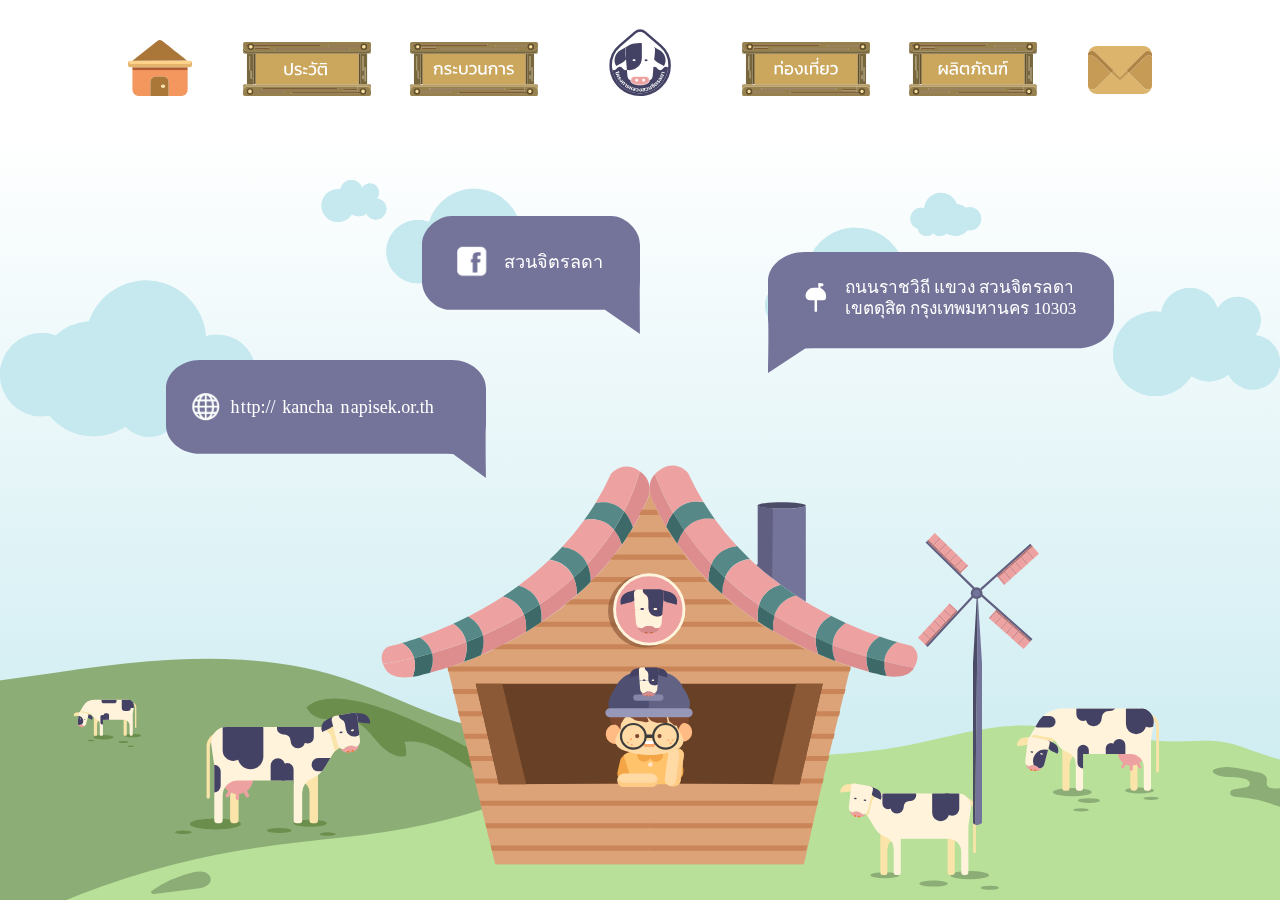
<file: contact.html>
<!DOCTYPE html>
<html lang="en">

<head>
    <meta charset="UTF-8">
    <meta name="viewport" content="width=device-width, initial-scale=1.0">
    <meta http-equiv="X-UA-Compatible" content="ie=edge">
    <link rel="stylesheet" href="contact_style.css">
    <link rel="stylesheet" href="nav_mobile.css">
    <script src="nav_mobile.js"></script>
    <title>contact</title>
</head>

<body>
    <!-- start nav responsive mobile -->
    <div class="topnav" id="myTopnav">
        <div class="logo2"><img src="./images/logo.svg" alt=""></div>
        <a></a>
        <a></a>
        <a href="#home">หน้าแรก</a>
        <a href="history2.html">ประวัติ</a>
        <a href="process.html">กระบวนการ</a>
        <a href="tour.html">ท่องเที่ยว</a>
        <a href="product.html">ผลิตภัณฑ์</a>
        <a href="contact.html">ติดต่อ</a>
        <a href="javascript:void(0);" class="icon" onclick="myFunction()">&#9776;</a>
    </div>
    <!-- end nav responsive mobile -->

    <!-- <h1>ติดต่อ</h1> -->
    <section id="navbar" class="navbar">
        <nav class="nav">
            <ul>
                <li>
                    <a class="menu" id="home" href="https://printtrd.github.io/Chitralada-Web/">
                        <img src="./images/menu1.svg">
                        <img src="./images/menu1c.svg">
                    </a>
                </li>

                <li>
                    <a class="menu" href="history2.html">
                        <img src="./images/menu2.svg">
                        <img src="./images/menu2c.svg">
                    </a>
                </li>

                <li>
                    <a class="menu" href="process.html">
                        <img src="./images/menu3.svg">
                        <img src="./images/menu3c.svg">
                    </a>
                </li>

                <li>
                    <a class="menu1" id="logo" href=""><img src="./images/logo.svg"></a>
                </li>

                <li>
                    <a class="menu" href="tour.html">
                        <img src="./images/menu4.svg">
                        <img src="./images/menu4c.svg">
                    </a>
                </li>


                <li>
                    <a class="menu" href="product.html">
                        <img src="./images/menu5.svg">
                        <img src="./images/menu5c.svg">
                    </a>
                </li>

                <li>
                    <a class="menu" id="con" href="contact.html">
                        <img src="./images/menu6.svg">
                        <img src="./images/menu6c.svg">
                    </a>
                </li>
            </ul>

        </nav>
    </section>

    <!-- plan2 -->
    <!-- <section class="con">
        <div class="grass1">
            <img class="grass" src="./images/con_grass2.svg" alt="">
            <img class="email" src="./images/con_email.svg" alt="">
            <img class="facebook" src="./images/con_face.svg" alt="">
            <img class="address" src="./images/con_add.svg" alt="">
        </div>
        <div class="cloud">
            <img src="./images/con_cloud.svg" alt="">
        </div>
    </section> -->

    <!-- plan1 -->
    <section class="con">

        <img class="home" src="./images/con_grass5.svg" alt="">

        <div class="wind">
            <img class="roll" src="./images/con_roll.svg" alt="">
            <img class="wind_it" src="./images/con_it.svg" alt="">
        </div>

        <div class="email">
            <img src="./images/con_email.svg" alt="">
        </div>
        <div class="facebook">
            <img src="./images/con_face.svg" alt="">
        </div>
        <div class="address">
            <img src="./images/con_add.svg" alt="">
        </div>


        <div class="cloud">
            <!-- <img class="c1" src="./images/con_c1.svg" alt="">
            <img class="c2" src="./images/con_c2.svg" alt="">
            <img class="c3" src="./images/con_c3.svg" alt="">
            <img class="c4" src="./images/con_c4.svg" alt=""> -->

            <img src="./images/con_cloud.svg" alt="">

        </div>

        <div class="cloud2">
            <img src="./images/con_cloud.svg" alt="">
        </div>


    </section>


</body>

</html>
</file>
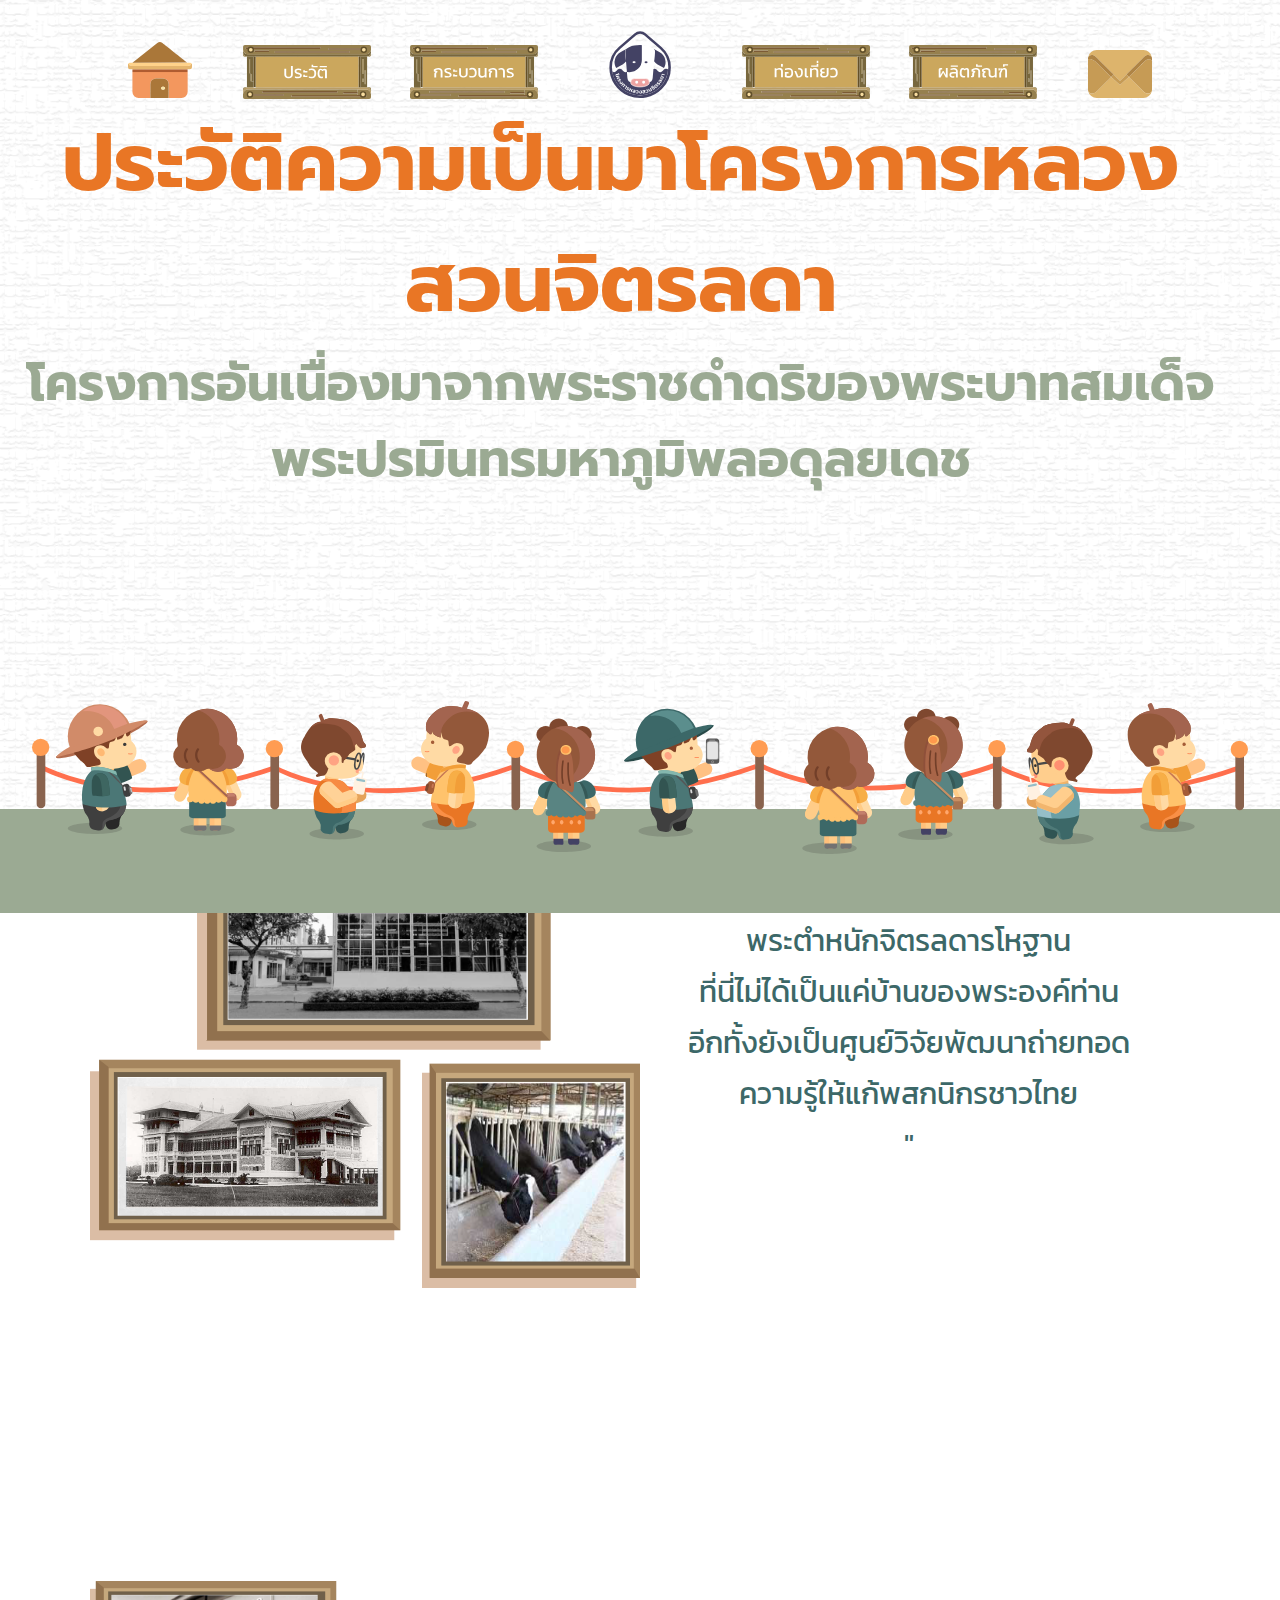
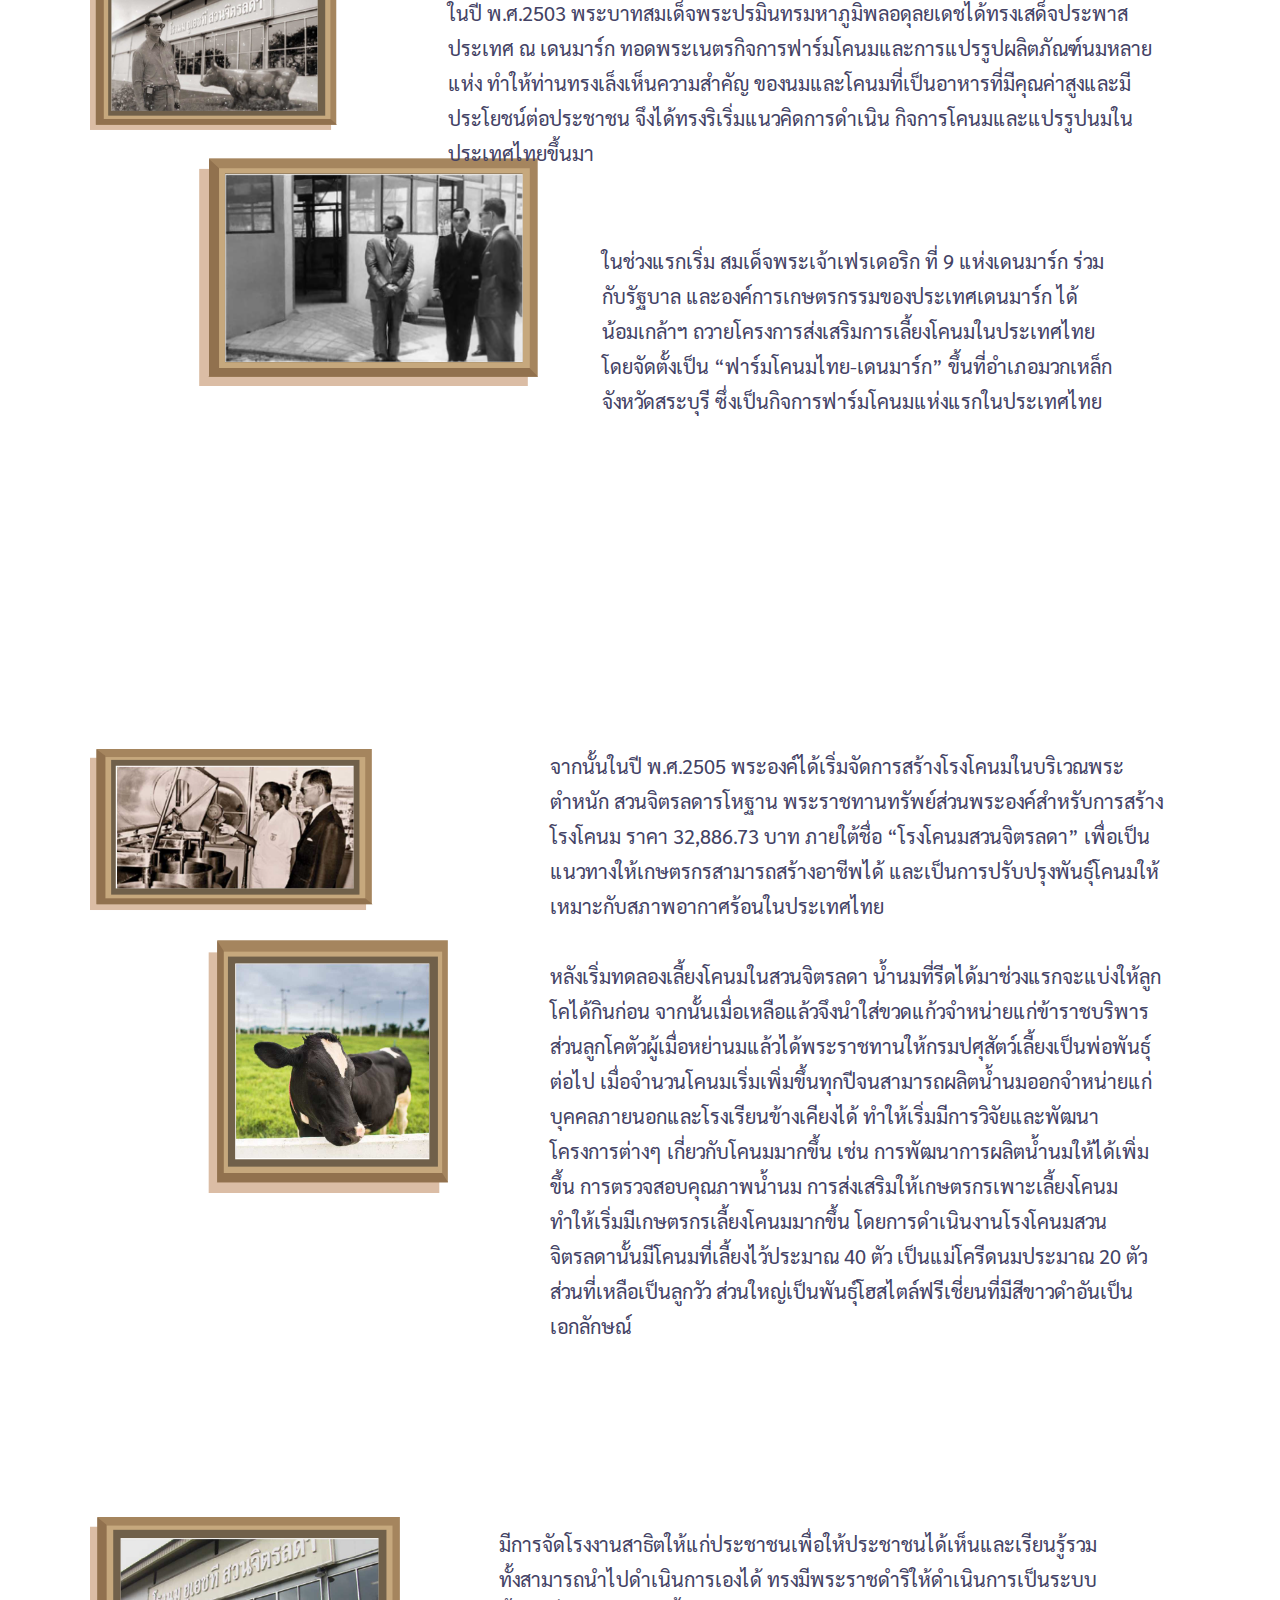
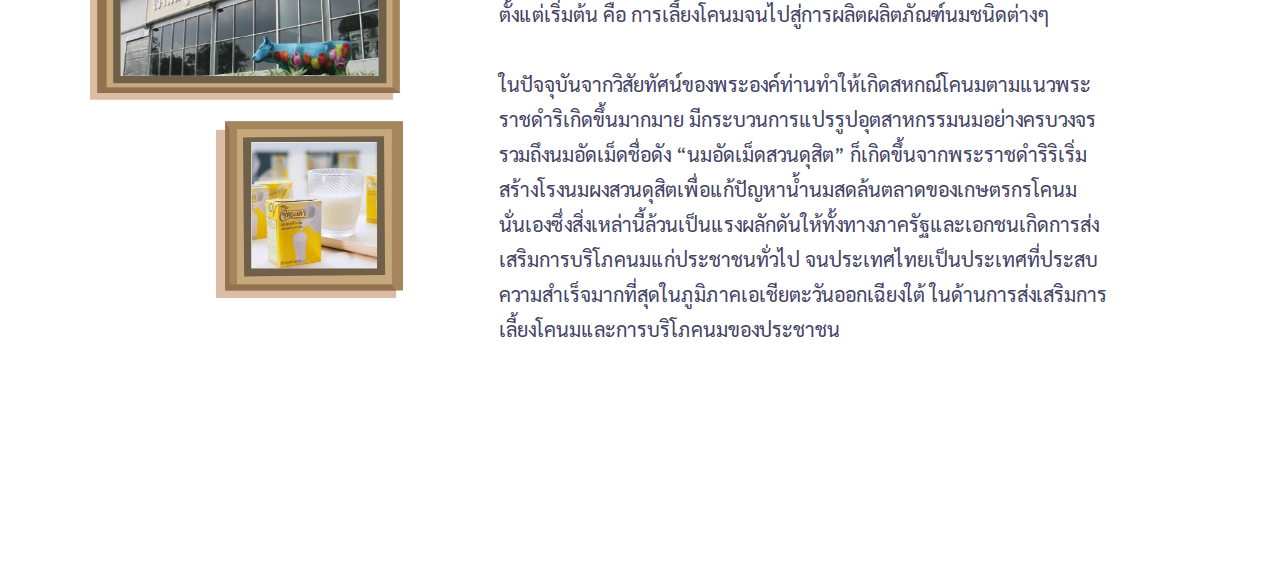
<file: history.html>
<!DOCTYPE html>
<html lang="en">

<head>
    <meta charset="UTF-8">
    <meta name="viewport" content="width=device-width, initial-scale=1.0">
    <meta http-equiv="X-UA-Compatible" content="ie=edge">
    <title>his2</title>
    <link rel="stylesheet" href="history_style.css">
    <script src="menu_up.js"></script>
    <link href="https://fonts.googleapis.com/css?family=Prompt:300,400" rel="stylesheet">

</head>

<body>
    <section id="navbar" class="navbar">
        <nav class="nav">
            <ul>
                <li>
                    <a class="menu" id="home" href="https://printtrd.github.io/Chitralada-Web/">
                        <img src="./images/menu1.svg" >
                        <img src="./images/menu1c.svg" >
                    </a>
                </li>

                <li>
                    <a class="menu" href="history.html">
                        <img src="./images/menu2.svg">
                        <img src="./images/menu2c.svg">
                    </a>
                </li>

                <li>
                    <a class="menu" href="process.html">
                        <img src="./images/menu3.svg">
                        <img src="./images/menu3c.svg">
                    </a>
                </li>

                <li><a class="menu1" id="logo" href=""><img src="./images/logo.svg"></a></li>

                <li>
                    <a class="menu" href="tour.html">
                        <img src="./images/menu4.svg">
                        <img src="./images/menu4c.svg">
                    </a>
                </li>


                <li>
                    <a class="menu" href="product.html">
                        <img src="./images/menu5.svg">
                        <img src="./images/menu5c.svg">
                    </a>
                </li>

                <li>
                    <a class="menu" id="con" href="contact.html">
                        <img src="./images/menu6.svg" >
                        <img src="./images/menu6c.svg" >
                    </a>
                </li>
            </ul>

        </nav>
    </section>


    <section class="grid-container" id="main">
        <section id="text-box">
            <h1>
                <span class="topic-main">ประวัติความเป็นมาโครงการหลวงสวนจิตรลดา</span>
                <br>
                <span
                    class="topic-sub">โครงการอันเนื่องมาจากพระราชดำดริของพระบาทสมเด็จพระปรมินทรมหาภูมิพลอดุลยเดช</span>
            </h1>

        </section>

        <section class="text1">
            <div id="images" class="column">
                <img src="./images/imghis1.svg">
            </div>

            <div id="text" class="column">
                <p>"<br>
                    พระตำหนักจิตรลดารโหฐาน<br>
                    ที่นี่ไม่ได้เป็นแค่บ้านของพระองค์ท่าน<br>
                    อีกทั้งยังเป็นศูนย์วิจัยพัฒนาถ่ายทอด<br>
                    ความรู้ให้แก้พสกนิกรชาวไทย<br>
                    "</p>
            </div>
        </section>


        <section class="text2">
            <div id="images" class="column">
                <img src="./images/imghis2.svg">

            </div>

            <div id="text" class="column">
                <p class="p1">ในปี พ.ศ.2503 พระบาทสมเด็จพระปรมินทรมหาภูมิพลอดุลยเดชได้ทรงเสด็จประพาสประเทศ ณ เดนมาร์ก
                    ทอดพระเนตรกิจการฟาร์มโคนมและการแปรรูปผลิตภัณฑ์นมหลายแห่ง ทำให้ท่านทรงเล็งเห็นความสำคัญ
                    ของนมและโคนมที่เป็นอาหารที่มีคุณค่าสูงและมีประโยชน์ต่อประชาชน จึงได้ทรงริเริ่มแนวคิดการดำเนิน
                    กิจการโคนมและแปรรูปนมในประเทศไทยขึ้นมา
                </p>
                <br><br><br>
                <p class="p2">
                    ในช่วงแรกเริ่ม สมเด็จพระเจ้าเฟรเดอริก ที่ 9 แห่งเดนมาร์ก
                    ร่วมกับรัฐบาล และองค์การเกษตรกรรมของประเทศเดนมาร์ก ได้น้อมเกล้าฯ
                    ถวายโครงการส่งเสริมการเลี้ยงโคนมในประเทศไทย
                    โดยจัดตั้งเป็น “ฟาร์มโคนมไทย-เดนมาร์ก” ขึ้นที่อำเภอมวกเหล็ก จังหวัดสระบุรี
                    ซึ่งเป็นกิจการฟาร์มโคนมแห่งแรกในประเทศไทย
                </p>

            </div>
        </section>

        <section class="text3">
            <div id="images" class="column">
                <img src="./images/imghis3.svg">

            </div>

            <div id="text" class="column">
                <p>จากนั้นในปี พ.ศ.2505 พระองค์ได้เริ่มจัดการสร้างโรงโคนมในบริเวณพระตำหนัก
                    สวนจิตรลดารโหฐาน พระราชทานทรัพย์ส่วนพระองค์สำหรับการสร้างโรงโคนม ราคา 32,886.73 บาท ภายใต้ชื่อ
                    “โรงโคนมสวนจิตรลดา” เพื่อเป็นแนวทางให้เกษตรกรสามารถสร้างอาชีพได้
                    และเป็นการปรับปรุงพันธุ์โคนมให้เหมาะกับสภาพอากาศร้อนในประเทศไทย
                    <br><br>
                    หลังเริ่มทดลองเลี้ยงโคนมในสวนจิตรลดา น้ำนมที่รีดได้มาช่วงแรกจะแบ่งให้ลูกโคได้กินก่อน
                    จากนั้นเมื่อเหลือแล้วจึงนำใส่ขวดแก้วจำหน่ายแก่ข้าราชบริพาร
                    ส่วนลูกโคตัวผู้เมื่อหย่านมแล้วได้พระราชทานให้กรมปศุสัตว์เลี้ยงเป็นพ่อพันธุ์ต่อไป
                    เมื่อจำนวนโคนมเริ่มเพิ่มขึ้นทุกปีจนสามารถผลิตน้ำนมออกจำหน่ายแก่บุคคลภายนอกและโรงเรียนข้างเคียงได้
                    ทำให้เริ่มมีการวิจัยและพัฒนาโครงการต่างๆ เกี่ยวกับโคนมมากขึ้น เช่น
                    การพัฒนาการผลิตน้ำนมให้ได้เพิ่มขึ้น การตรวจสอบคุณภาพน้ำนม การส่งเสริมให้เกษตรกรเพาะเลี้ยงโคนม
                    ทำให้เริ่มมีเกษตรกรเลี้ยงโคนมมากขึ้น โดยการดำเนินงานโรงโคนมสวนจิตรลดานั้นมีโคนมที่เลี้ยงไว้ประมาณ 40
                    ตัว เป็นแม่โครีดนมประมาณ 20 ตัว ส่วนที่เหลือเป็นลูกวัว
                    ส่วนใหญ่เป็นพันธุ์โฮสไตล์ฟรีเชี่ยนที่มีสีขาวดำอันเป็นเอกลักษณ์
                </p>

            </div>
        </section>

        <section class="text4">
            <div id="images" class="column">
                <img src="./images/imghis4.svg">

            </div>

            <div id="text" class="column">
                <p>มีการจัดโรงงานสาธิตให้แก่ประชาชนเพื่อให้ประชาชนได้เห็นและเรียนรู้รวมทั้งสามารถนำไปดำเนินการเองได้
                    ทรงมีพระราชดำริให้ดำเนินการเป็นระบบตั้งแต่เริ่มต้น คือ
                    การเลี้ยงโคนมจนไปสู่การผลิตผลิตภัณฑ์นมชนิดต่างๆ
                    <br><br>
                    ในปัจจุบันจากวิสัยทัศน์ของพระองค์ท่านทำให้เกิดสหกณ์โคนมตามแนวพระราชดำริเกิดขึ้นมากมาย
                    มีกระบวนการแปรรูปอุตสาหกรรมนมอย่างครบวงจร รวมถึงนมอัดเม็ดชื่อดัง
                    “นมอัดเม็ดสวนดุสิต”
                    ก็เกิดขึ้นจากพระราชดำริริเริ่มสร้างโรงนมผงสวนดุสิตเพื่อแก้ปัญหาน้ำนมสดล้นตลาดของเกษตรกรโคนมนั่นเองซึ่งสิ่งเหล่านี้ล้วนเป็นแรงผลักดันให้ทั้งทางภาครัฐและเอกชนเกิดการส่งเสริมการบริโภคนมแก่ประชาชนทั่วไป
                    จนประเทศไทยเป็นประเทศที่ประสบความสำเร็จมากที่สุดในภูมิภาคเอเชียตะวันออกเฉียงใต้
                    ในด้านการส่งเสริมการเลี้ยงโคนมและการบริโภคนมของประชาชน
                </p>

            </div>
        </section>


    </section>

    <!-- <div class="tourist">
        <img src="./images/people_his.svg">
    </div> -->

    <section class="container">
        <div class="footer"></div>

        <div class="tourist">
            <img src="./images/people_his.svg">
        </div>
    </section>
    
    <!-- <script> แทบเมนูเลื่อนขึ้น
        var prevScrollpos = window.pageYOffset;
        window.onscroll = function () {
            var currentScrollPos = window.pageYOffset;
            if (prevScrollpos > currentScrollPos) {
                document.getElementById("navbar").style.top = "0";
            } else {
                document.getElementById("navbar").style.top = "-17%";
            }
            prevScrollpos = currentScrollPos;
        }
    </script> -->





</body>

</html>
</file>
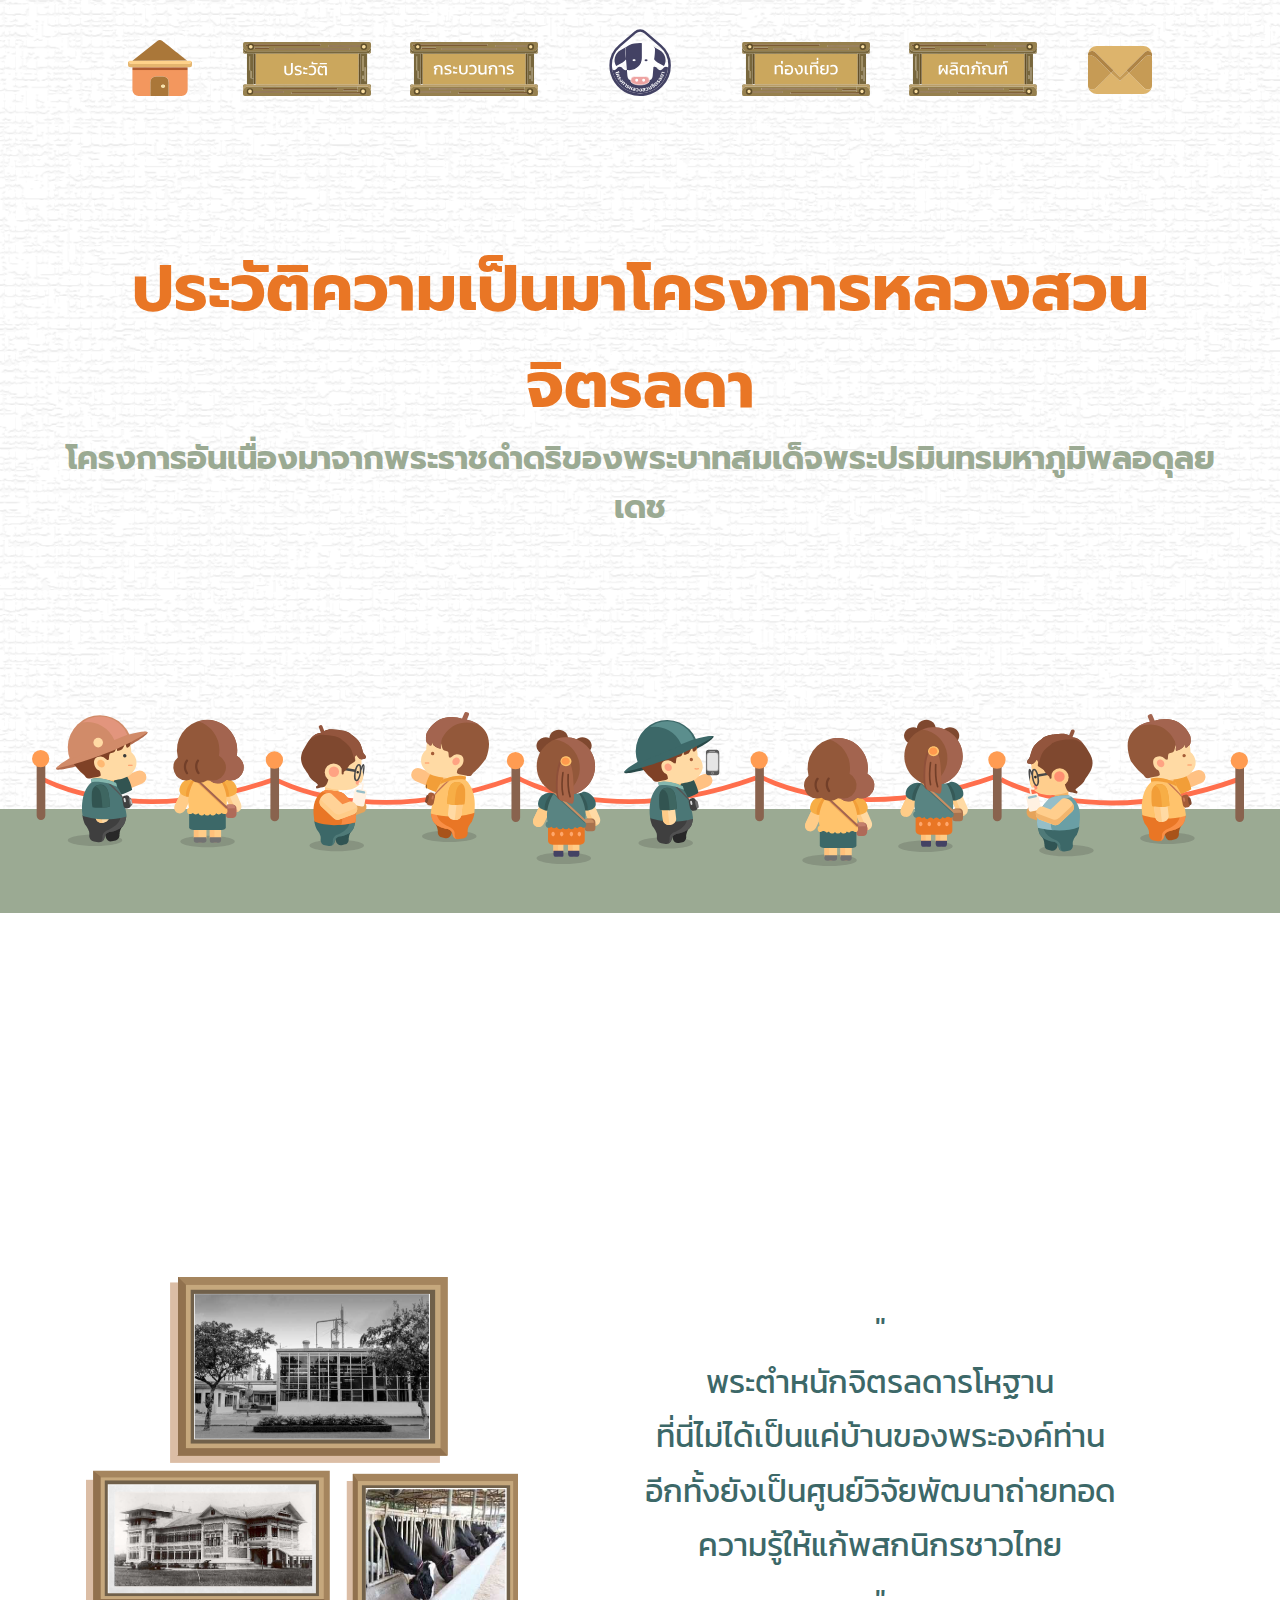
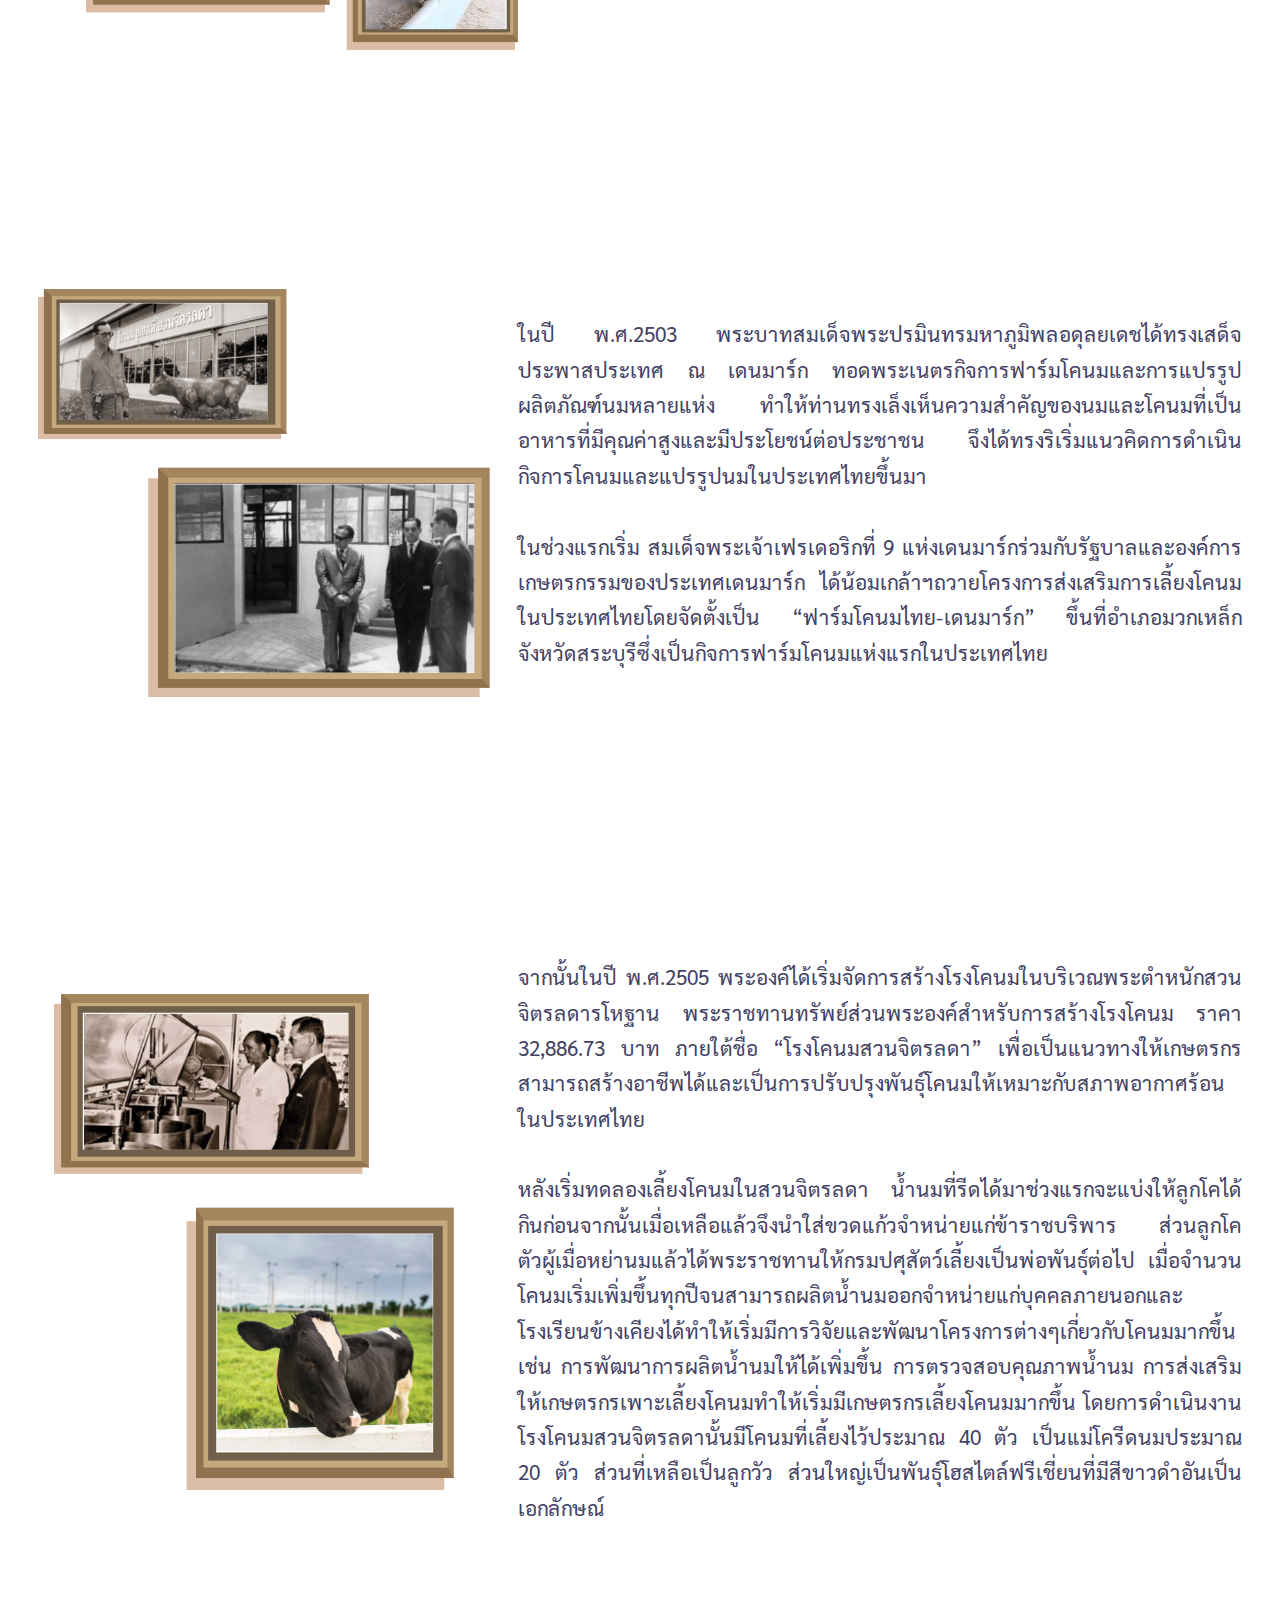
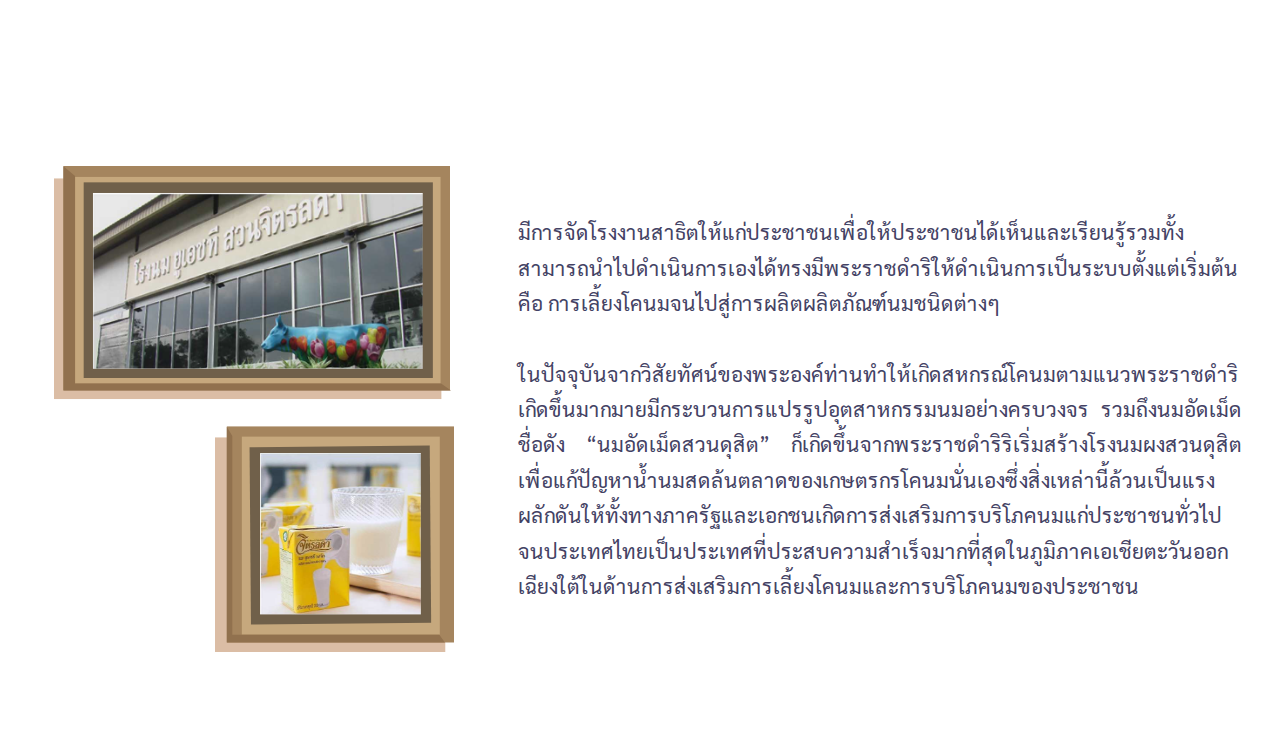
<file: history2.html>
<!DOCTYPE html>
<html lang="en">

<head>
    <meta charset="UTF-8">
    <meta name="viewport" content="width=device-width, initial-scale=1.0">
    <meta http-equiv="X-UA-Compatible" content="ie=edge">
    <title>his2</title>
    <link rel="stylesheet" href="history_style2.css">
    <link rel="stylesheet" href="nav_mobile.css">
    <script src="nav_mobile.js"></script>
    <script src="menu_up.js"></script>

    <link href="https://fonts.googleapis.com/css?family=Prompt:300,400" rel="stylesheet">

</head>

<body>
    <!-- start nav responsive mobile -->
    <div class="topnav" id="myTopnav">
        <div class="logo2"><img src="./images/logo.svg" alt=""></div>
        <a></a>
        <a></a>
        <a href="#home">หน้าแรก</a>
        <a href="history2.html">ประวัติ</a>
        <a href="process.html">กระบวนการ</a>
        <a href="tour.html">ท่องเที่ยว</a>
        <a href="product.html">ผลิตภัณฑ์</a>
        <a href="contact.html">ติดต่อ</a>
        <a href="javascript:void(0);" class="icon" onclick="myFunction()">&#9776;</a>
    </div>
    <!-- end nav responsive mobile -->

    <section id="navbar" class="navbar">
        <nav class="nav">
            <ul>
                <li>
                    <a class="menu" id="home" href="https://printtrd.github.io/Chitralada-Web/">
                        <img src="./images/menu1.svg">
                        <img src="./images/menu1c.svg">
                    </a>
                </li>

                <li>
                    <a class="menu" href="history2.html">
                        <img src="./images/menu2.svg">
                        <img src="./images/menu2c.svg">
                    </a>
                </li>

                <li>
                    <a class="menu" href="process.html">
                        <img src="./images/menu3.svg">
                        <img src="./images/menu3c.svg">
                    </a>
                </li>

                <li>
                    <a class="menu1" id="logo" href=""><img src="./images/logo.svg"></a>
                </li>

                <li>
                    <a class="menu" href="tour.html">
                        <img src="./images/menu4.svg">
                        <img src="./images/menu4c.svg">
                    </a>
                </li>


                <li>
                    <a class="menu" href="product.html">
                        <img src="./images/menu5.svg">
                        <img src="./images/menu5c.svg">
                    </a>
                </li>

                <li>
                    <a class="menu" id="con" href="contact.html">
                        <img src="./images/menu6.svg">
                        <img src="./images/menu6c.svg">
                    </a>
                </li>
            </ul>

        </nav>
    </section>

    <section class="main-text">
        <h1>
            <span class="topic-main">ประวัติความเป็นมาโครงการหลวงสวนจิตรลดา</span>
            <br>
            <span class="topic-sub">โครงการอันเนื่องมาจากพระราชดำดริของพระบาทสมเด็จพระปรมินทรมหาภูมิพลอดุลยเดช</span>
        </h1>

    </section>

    <!-- box1 -->
    <div class="grid-container" id="rid-container">
        <div class="grid-data ibox1">
            <img src="./images/imghis1.svg" class="ibox1">
        </div>


        <div class="grid-data">
            <p class="pbox1">"<br> พระตำหนักจิตรลดารโหฐาน
                <br> ที่นี่ไม่ได้เป็นแค่บ้านของพระองค์ท่าน
                <br> อีกทั้งยังเป็นศูนย์วิจัยพัฒนาถ่ายทอด
                <br> ความรู้ให้แก้พสกนิกรชาวไทย
                <br> "
            </p>
        </div>


        <!-- box2 -->
        <div class="grid-data ibox2">
            <img src="./images/imghis2.svg">

        </div>


        <div class="grid-data">
            <p class="pbox2">ในปี พ.ศ.2503 พระบาทสมเด็จพระปรมินทรมหาภูมิพลอดุลยเดชได้ทรงเสด็จประพาสประเทศ ณ เดนมาร์ก ทอดพระเนตรกิจการฟาร์มโคนมและการแปรรูปผลิตภัณฑ์นมหลายแห่ง ทำให้ท่านทรงเล็งเห็นความสำคัญของนมและโคนมที่เป็นอาหารที่มีคุณค่าสูงและมีประโยชน์ต่อประชาชน จึงได้ทรงริเริ่มแนวคิดการดำเนินกิจการโคนมและแปรรูปนมในประเทศไทยขึ้นมา
                <br><br> ในช่วงแรกเริ่ม สมเด็จพระเจ้าเฟรเดอริกที่ 9 แห่งเดนมาร์กร่วมกับรัฐบาลและองค์การเกษตรกรรมของประเทศเดนมาร์ก ได้น้อมเกล้าฯถวายโครงการส่งเสริมการเลี้ยงโคนมในประเทศไทยโดยจัดตั้งเป็น “ฟาร์มโคนมไทย-เดนมาร์ก” ขึ้นที่อำเภอมวกเหล็ก จังหวัดสระบุรีซึ่งเป็นกิจการฟาร์มโคนมแห่งแรกในประเทศไทย
            </p>

        </div>

        <!-- box3 -->

        <div class="grid-data ibox3">
            <img src="./images/imghis3.svg">

        </div>

        <div class="grid-data">
            <p class="pbox3">จากนั้นในปี พ.ศ.2505 พระองค์ได้เริ่มจัดการสร้างโรงโคนมในบริเวณพระตำหนักสวนจิตรลดารโหฐาน พระราชทานทรัพย์ส่วนพระองค์สำหรับการสร้างโรงโคนม ราคา 32,886.73 บาท ภายใต้ชื่อ “โรงโคนมสวนจิตรลดา” เพื่อเป็นแนวทางให้เกษตรกรสามารถสร้างอาชีพได้และเป็นการปรับปรุงพันธุ์โคนมให้เหมาะกับสภาพอากาศร้อนในประเทศไทย
                <br><br> หลังเริ่มทดลองเลี้ยงโคนมในสวนจิตรลดา น้ำนมที่รีดได้มาช่วงแรกจะแบ่งให้ลูกโคได้กินก่อนจากนั้นเมื่อเหลือแล้วจึงนำใส่ขวดแก้วจำหน่ายแก่ข้าราชบริพาร ส่วนลูกโคตัวผู้เมื่อหย่านมแล้วได้พระราชทานให้กรมปศุสัตว์เลี้ยงเป็นพ่อพันธุ์ต่อไป เมื่อจำนวนโคนมเริ่มเพิ่มขึ้นทุกปีจนสามารถผลิตน้ำนมออกจำหน่ายแก่บุคคลภายนอกและโรงเรียนข้างเคียงได้ทำให้เริ่มมีการวิจัยและพัฒนาโครงการต่างๆเกี่ยวกับโคนมมากขึ้น
                เช่น การพัฒนาการผลิตน้ำนมให้ได้เพิ่มขึ้น การตรวจสอบคุณภาพน้ำนม การส่งเสริมให้เกษตรกรเพาะเลี้ยงโคนมทำให้เริ่มมีเกษตรกรเลี้ยงโคนมมากขึ้น โดยการดำเนินงานโรงโคนมสวนจิตรลดานั้นมีโคนมที่เลี้ยงไว้ประมาณ 40 ตัว เป็นแม่โครีดนมประมาณ 20 ตัว ส่วนที่เหลือเป็นลูกวัว
                ส่วนใหญ่เป็นพันธุ์โฮสไตล์ฟรีเชี่ยนที่มีสีขาวดำอันเป็นเอกลักษณ์
            </p>

        </div>


        <div class="grid-data ibox4">
            <img src="./images/imghis4.svg">

        </div>

        <div class="grid-data">
            <p class="pbox4">
                มีการจัดโรงงานสาธิตให้แก่ประชาชนเพื่อให้ประชาชนได้เห็นและเรียนรู้รวมทั้งสามารถนำไปดำเนินการเองได้ทรงมีพระราชดำริให้ดำเนินการเป็นระบบตั้งแต่เริ่มต้นคือ การเลี้ยงโคนมจนไปสู่การผลิตผลิตภัณฑ์นมชนิดต่างๆ
                <br><br> ในปัจจุบันจากวิสัยทัศน์ของพระองค์ท่านทำให้เกิดสหกรณ์โคนมตามแนวพระราชดำริเกิดขึ้นมากมายมีกระบวนการแปรรูปอุตสาหกรรมนมอย่างครบวงจร รวมถึงนมอัดเม็ดชื่อดัง “นมอัดเม็ดสวนดุสิต” ก็เกิดขึ้นจากพระราชดำริริเริ่มสร้างโรงนมผงสวนดุสิตเพื่อแก้ปัญหาน้ำนมสดล้นตลาดของเกษตรกรโคนมนั่นเองซึ่งสิ่งเหล่านี้ล้วนเป็นแรงผลักดันให้ทั้งทางภาครัฐและเอกชนเกิดการส่งเสริมการบริโภคนมแก่ประชาชนทั่วไป
                จนประเทศไทยเป็นประเทศที่ประสบความสำเร็จมากที่สุดในภูมิภาคเอเชียตะวันออกเฉียงใต้ในด้านการส่งเสริมการเลี้ยงโคนมและการบริโภคนมของประชาชน
            </p>

        </div>

    </div>

    <section class="container">
        <div class="footer"></div>

        <div class="tourist">
            <img src="./images/people_his.svg">
        </div>
    </section>


</body>

</html>
</file>
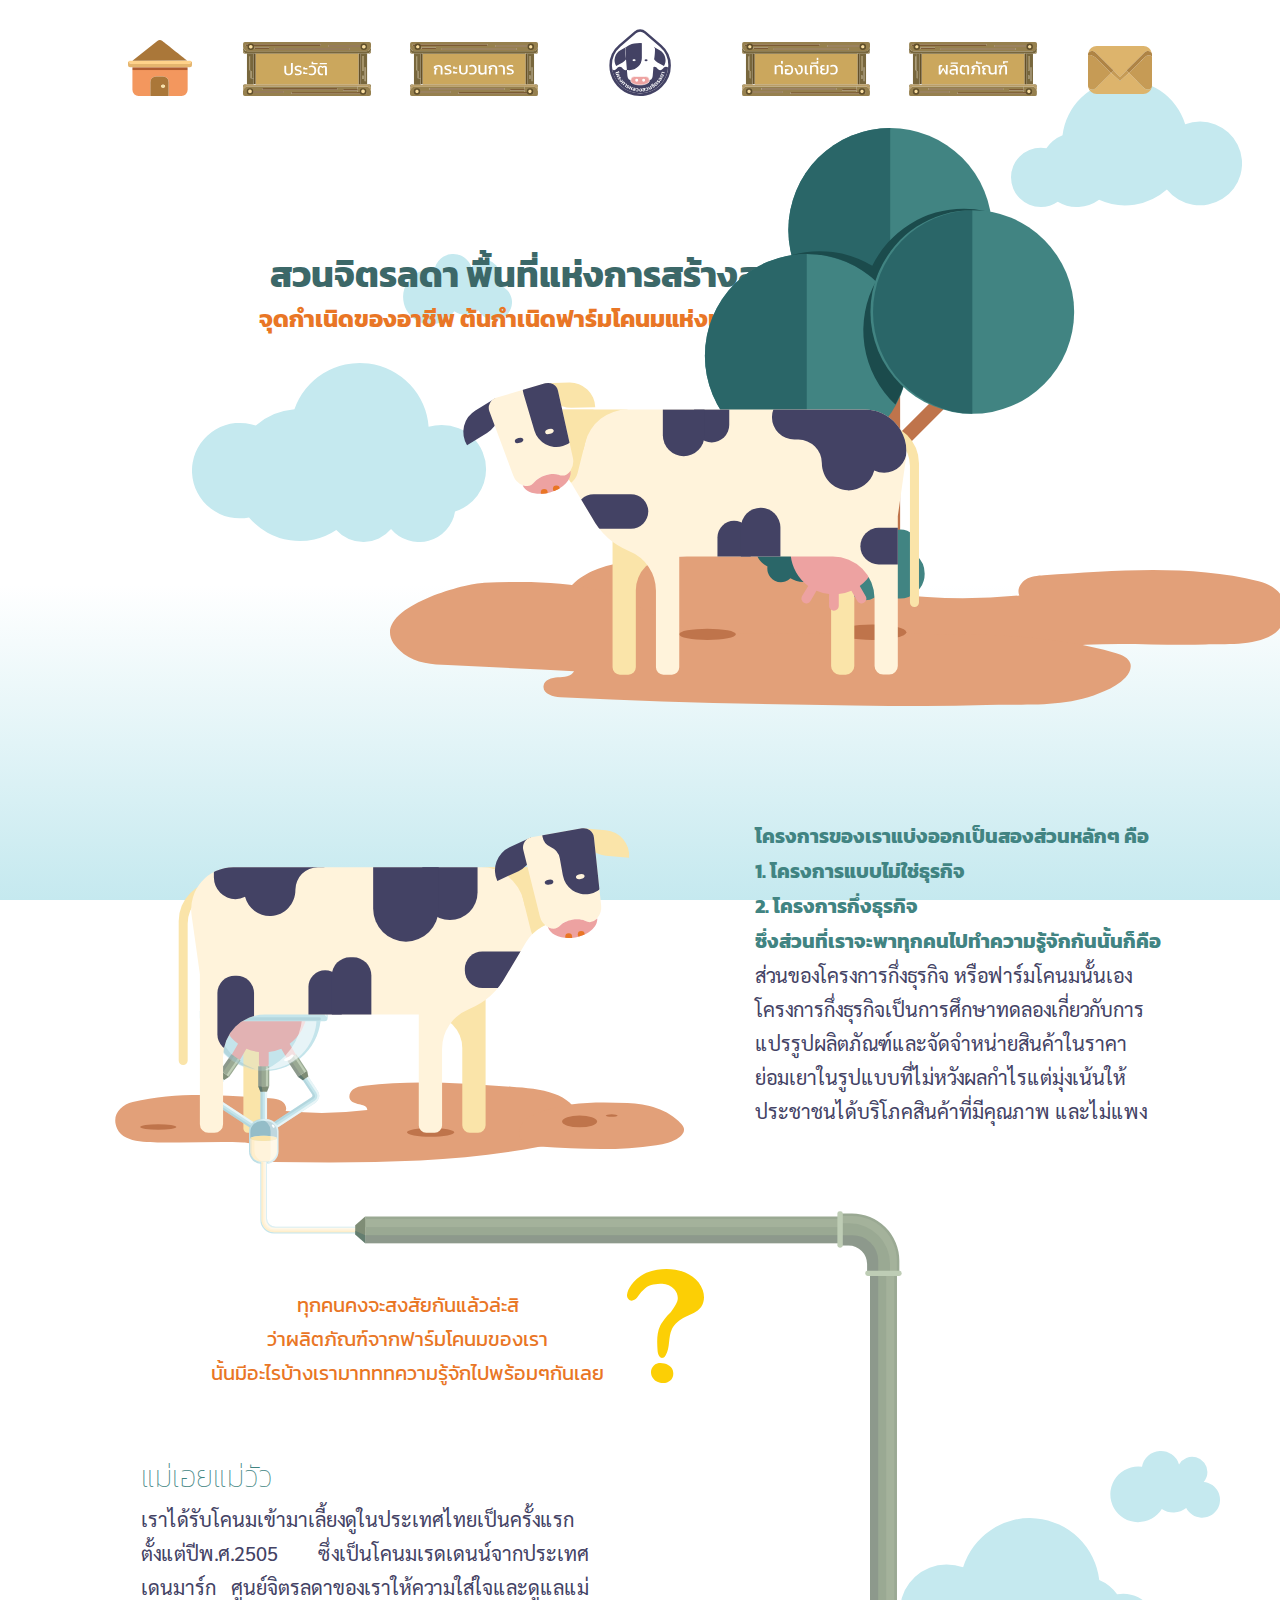
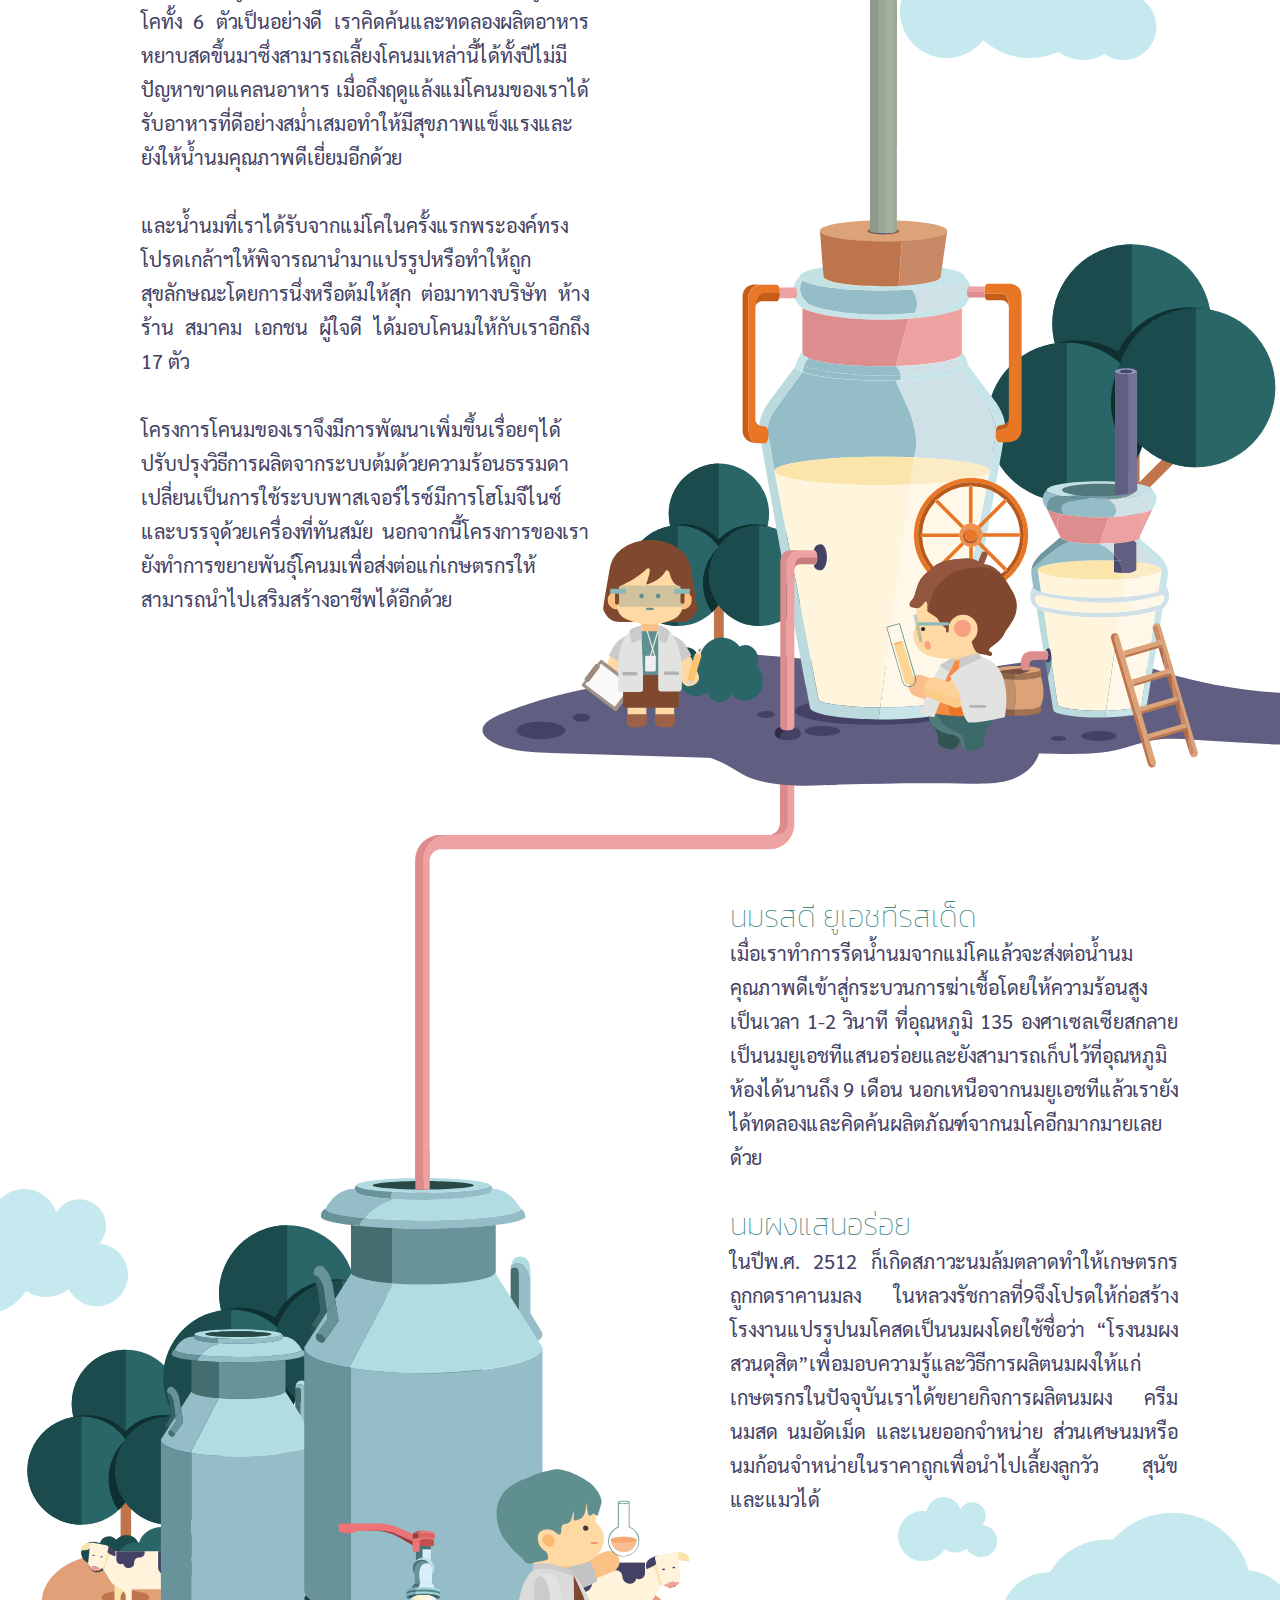
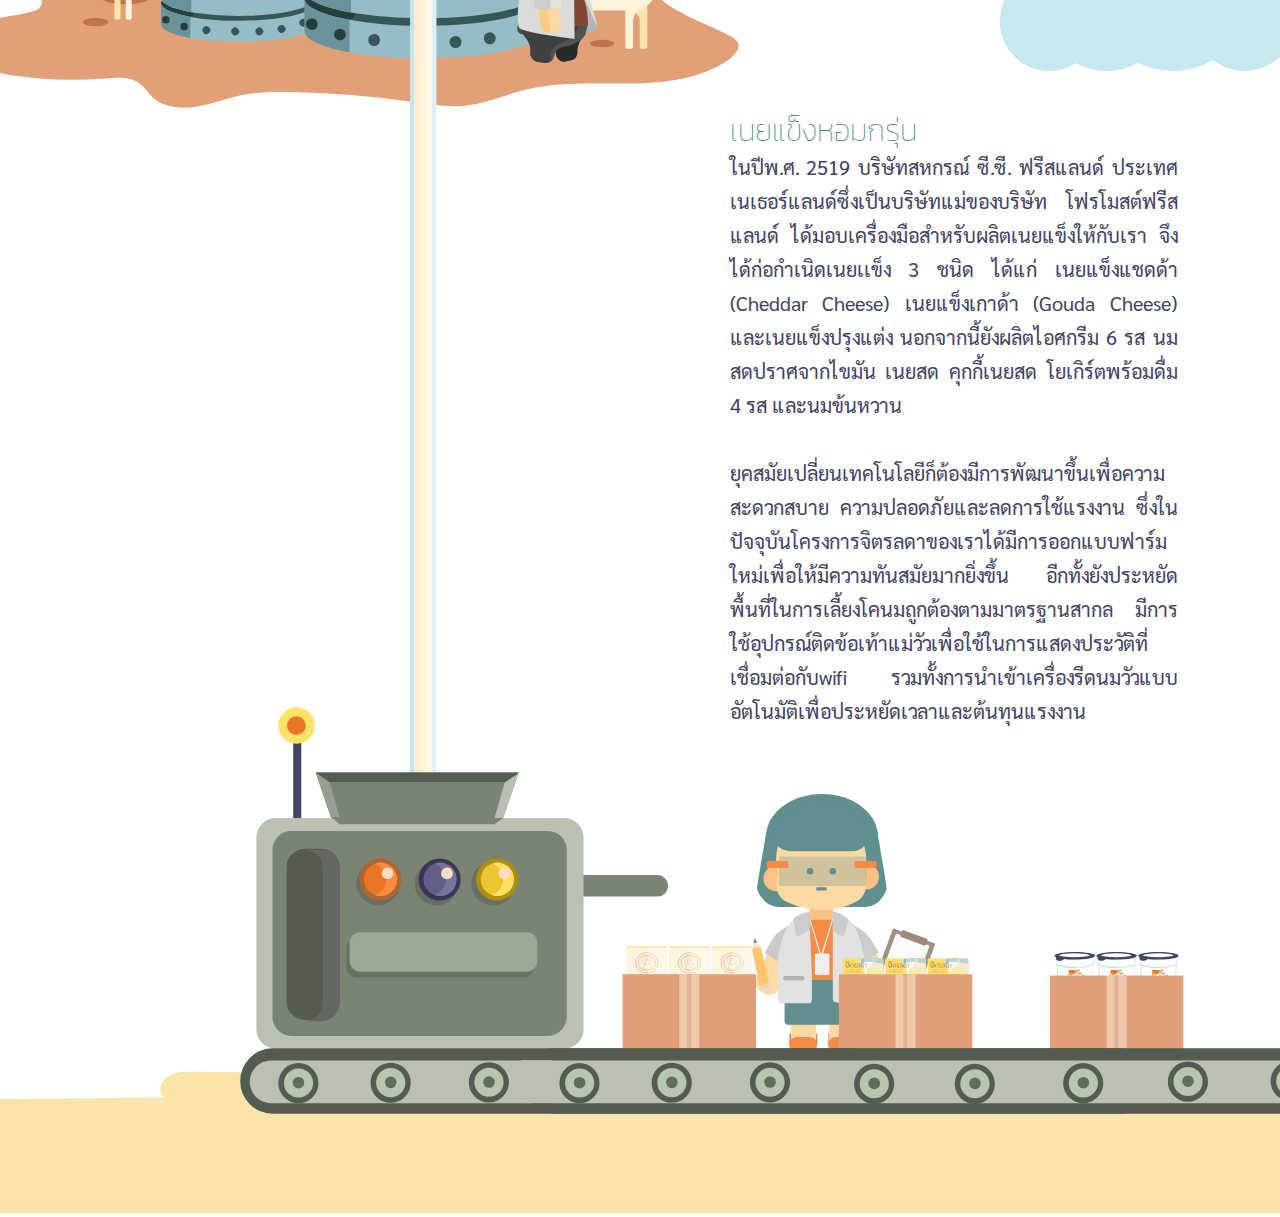
<file: process.html>
<!DOCTYPE html>
<html lang="en">

<head>
    <meta charset="UTF-8">
    <meta name="viewport" content="width=device-width, initial-scale=1.0">
    <meta http-equiv="X-UA-Compatible" content="ie=edge">
    <link rel="stylesheet" href="process_style2.css">
    <link rel="stylesheet" href="nav_mobile.css">
    <script src="nav_mobile.js"></script>
    <script src="menu_up.js"></script>

    <title>process</title>
</head>

<body>
    <!-- start nav responsive mobile -->
    <div class="topnav" id="myTopnav">
        <div class="logo2"><img src="./images/logo.svg" alt=""></div>
        <a></a>
        <a></a>
        <a href="#home">หน้าแรก</a>
        <a href="history2.html">ประวัติ</a>
        <a href="process.html">กระบวนการ</a>
        <a href="tour.html">ท่องเที่ยว</a>
        <a href="product.html">ผลิตภัณฑ์</a>
        <a href="contact.html">ติดต่อ</a>
        <a href="javascript:void(0);" class="icon" onclick="myFunction()">&#9776;</a>
    </div>
    <!-- end nav responsive mobile -->

    <section id="navbar" class="navbar">
        <nav class="nav">
            <ul>
                <li>
                    <a class="menu" id="home" href="https://printtrd.github.io/Chitralada-Web/">
                        <img src="./images/menu1.svg">
                        <img src="./images/menu1c.svg">
                    </a>
                </li>

                <li>
                    <a class="menu" href="history2.html">
                        <img src="./images/menu2.svg">
                        <img src="./images/menu2c.svg">
                    </a>
                </li>

                <li>
                    <a class="menu" href="process.html">
                        <img src="./images/menu3.svg">
                        <img src="./images/menu3c.svg">
                    </a>
                </li>

                <li>
                    <a class="menu1" id="logo" href=""><img src="./images/logo.svg"></a>
                </li>

                <li>
                    <a class="menu" href="tour.html">
                        <img src="./images/menu4.svg">
                        <img src="./images/menu4c.svg">
                    </a>
                </li>


                <li>
                    <a class="menu" href="product.html">
                        <img src="./images/menu5.svg">
                        <img src="./images/menu5c.svg">
                    </a>
                </li>

                <li>
                    <a class="menu" id="con" href="contact.html">
                        <img src="./images/menu6.svg">
                        <img src="./images/menu6c.svg">
                    </a>
                </li>
            </ul>

        </nav>
    </section>
    <!-- page 1 -->
    <section class="main">
        <section class="main-text">
            <h1>
                <span class="topic-main">สวนจิตรลดา พื้นที่แห่งการสร้างสรรค์</span>
                <br>
                <span class="topic-sub">จุดกำเนิดของอาชีพ ต้นกำเนิดฟาร์มโคนมแห่งแรกของไทย</span>
            </h1>
            <div class="cow1">
                <img src="./images/process1.svg" alt="">
            </div>

            <div class="cloud1">
                <img src="./images/cloud1.svg" alt="">
            </div>

            <div class="cloud5">
                <img src="./images/cloud5.svg" alt="">
            </div>
        </section>

        <section class="main-text2">
            <div class="cow2">
                <img src="./images/cow4.svg" alt="">
            </div>
            <div class="cow_mb">
                <img src="./images/cow5_mb.svg" alt="">
            </div>
            <div class="text1">
                <p><b>โครงการของเราแบ่งออกเป็นสองส่วนหลักๆ คือ
                <br> 1. โครงการแบบไม่ใช่ธุรกิจ
                <br> 2. โครงการกึ่งธุรกิจ <br> ซึ่งส่วนที่เราจะพาทุกคนไปทำความรู้จักกันนั้นก็คือ </b>
                    <br> ส่วนของโครงการกึ่งธุรกิจ หรือฟาร์มโคนมนั้นเอง<br> โครงการกึ่งธุรกิจเป็นการศึกษาทดลองเกี่ยวกับการ
                    <br> แปรรูปผลิตภัณฑ์และจัดจำหน่ายสินค้าในราคา
                    <br> ย่อมเยาในรูปแบบที่ไม่หวังผลกำไรแต่มุ่งเน้นให้
                    <br> ประชาชนได้บริโภคสินค้าที่มีคุณภาพ และไม่แพง
                </p>
            </div>

            <div class="text2">
                <p>ทุกคนคงจะสงสัยกันแล้วล่ะสิ <br> ว่าผลิตภัณฑ์จากฟาร์มโคนมของเรา <br> นั้นมีอะไรบ้างเรามาทททความรู้จักไปพร้อมๆกันเลย
                </p>
                <div class="ask">
                    <img src="./images/ask.svg" alt="">
                </div>
            </div>

            <div class="text3">

                <p><b>แม่เอยแม่วัว</b><br> เราได้รับโคนมเข้ามาเลี้ยงดูในประเทศไทยเป็นครั้งแรก ตั้งแต่ปีพ.ศ.2505 ซึ่งเป็นโคนมเรดเดนน์จากประเทศเดนมาร์ก ศูนย์จิตรลดาของเราให้ความใส่ใจและดูแลแม่โคทั้ง 6 ตัวเป็นอย่างดี เราคิดค้นและทดลองผลิตอาหารหยาบสดขึ้นมาซึ่งสามารถเลี้ยงโคนมเหล่านี้ได้ทั้งปีไม่มีปัญหาขาดแคลนอาหาร
                    เมื่อถึงฤดูแล้งแม่โคนมของเราได้รับอาหารที่ดีอย่างสม่ำเสมอทำให้มีสุขภาพแข็งแรงและยังให้น้ำนมคุณภาพดีเยี่ยมอีกด้วย
                </p>
                <br>
                <p>และน้ำนมที่เราได้รับจากแม่โคในครั้งแรกพระองค์ทรงโปรดเกล้าฯให้พิจารณานำมาแปรรูปหรือทำให้ถูกสุขลักษณะโดยการนึ่งหรือต้มให้สุก ต่อมาทางบริษัท ห้างร้าน สมาคม เอกชน ผู้ใจดี ได้มอบโคนมให้กับเราอีกถึง 17 ตัว</p>
                <br>โครงการโคนมของเราจึงมีการพัฒนาเพิ่มขึ้นเรื่อยๆได้ปรับปรุงวิธีการผลิตจากระบบต้มด้วยความร้อนธรรมดาเปลี่ยนเป็นการใช้ระบบพาสเจอร์ไรซ์มีการโฮโมจีไนซ์และบรรจุด้วยเครื่องที่ทันสมัย นอกจากนี้โครงการของเรายังทำการขยายพันธุ์โคนมเพื่อส่งต่อแก่เกษตรกรให้สามารถนำไปเสริมสร้างอาชีพได้อีกด้วย
            </div>

            <div class="text4">
                <p>
                    <b>นมรสดี ยูเอชทีรสเด็ด</b><br> เมื่อเราทำการรีดน้ำนมจากแม่โคแล้วจะส่งต่อน้ำนมคุณภาพดีเข้าสู่กระบวนการฆ่าเชื้อโดยให้ความร้อนสูงเป็นเวลา 1-2 วินาที ที่อุณหภูมิ 135 องศาเซลเซียสกลายเป็นนมยูเอชทีแสนอร่อยและยังสามารถเก็บไว้ที่อุณหภูมิห้องได้นานถึง
                    9 เดือน นอกเหนือจากนมยูเอชทีแล้วเรายังได้ทดลองและคิดค้นผลิตภัณฑ์จากนมโคอีกมากมายเลยด้วย</p>
                <br>
                <b>นมผงแสนอร่อย</b><br>
                <p>ในปีพ.ศ. 2512 ก็เกิดสภาวะนมล้มตลาดทำให้เกษตรกรถูกกดราคานมลง ในหลวงรัชกาลที่9จึงโปรดให้ก่อสร้างโรงงานแปรรูปนมโคสดเป็นนมผงโดยใช้ชื่อว่า “โรงนมผงสวนดุสิต”เพื่อมอบความรู้และวิธีการผลิตนมผงให้แก่เกษตรกรในปัจจุบันเราได้ขยายกิจการผลิตนมผง ครีม
                    นมสด นมอัดเม็ด และเนยออกจำหน่าย ส่วนเศษนมหรือนมก้อนจำหน่ายในราคาถูกเพื่อนำไปเลี้ยงลูกวัว สุนัข และแมวได้</p>
            </div>

            <div class="text5">
                <p>
                    <b>เนยแข็งหอมกรุ่น</b><br> ในปีพ.ศ. 2519 บริษัทสหกรณ์ ซี.ซี. ฟรีสแลนด์ ประเทศเนเธอร์แลนด์ซึ่งเป็นบริษัทแม่ของบริษัท โฟรโมสต์ฟรีสแลนด์ ได้มอบเครื่องมือสำหรับผลิตเนยแข็งให้กับเรา จึงได้ก่อกำเนิดเนยเเข็ง 3 ชนิด ได้แก่ เนยแข็งแชดด้า (Cheddar
                    Cheese) เนยแข็งเกาด้า (Gouda Cheese) และเนยแข็งปรุงแต่ง นอกจากนี้ยังผลิตไอศกรีม 6 รส นมสดปราศจากไขมัน เนยสด คุกกี้เนยสด โยเกิร์ตพร้อมดื่ม 4 รส และนมข้นหวาน <br><br> ยุคสมัยเปลี่ยนเทคโนโลยีก็ต้องมีการพัฒนาขึ้นเพื่อความสะดวกสบาย ความปลอดภัยและลดการใช้แรงงาน
                    ซึ่งในปัจจุบันโครงการจิตรลดาของเราได้มีการออกแบบฟาร์มใหม่เพื่อให้มีความทันสมัยมากยิ่งขึ้น อีกทั้งยังประหยัดพื้นที่ในการเลี้ยงโคนมถูกต้องตามมาตรฐานสากล มีการใช้อุปกรณ์ติดข้อเท้าแม่วัวเพื่อใช้ในการแสดงประวัติที่เชื่อมต่อกับwifi รวมทั้งการนำเข้าเครื่องรีดนมวัวแบบอัตโนมัติเพื่อประหยัดเวลาและต้นทุนแรงงาน
                </p>
            </div>

            <div class="cloud2">
                <img src="./images/cloud2.svg" alt="">
            </div>

            <div class="cloud3">
                <img src="./images/cloud3.svg" alt="">
            </div>

            <div class="cloud4">
                <img src="./images/cloud4.svg" alt="">
            </div>



        </section>
    </section>



</body>

</html>
</file>
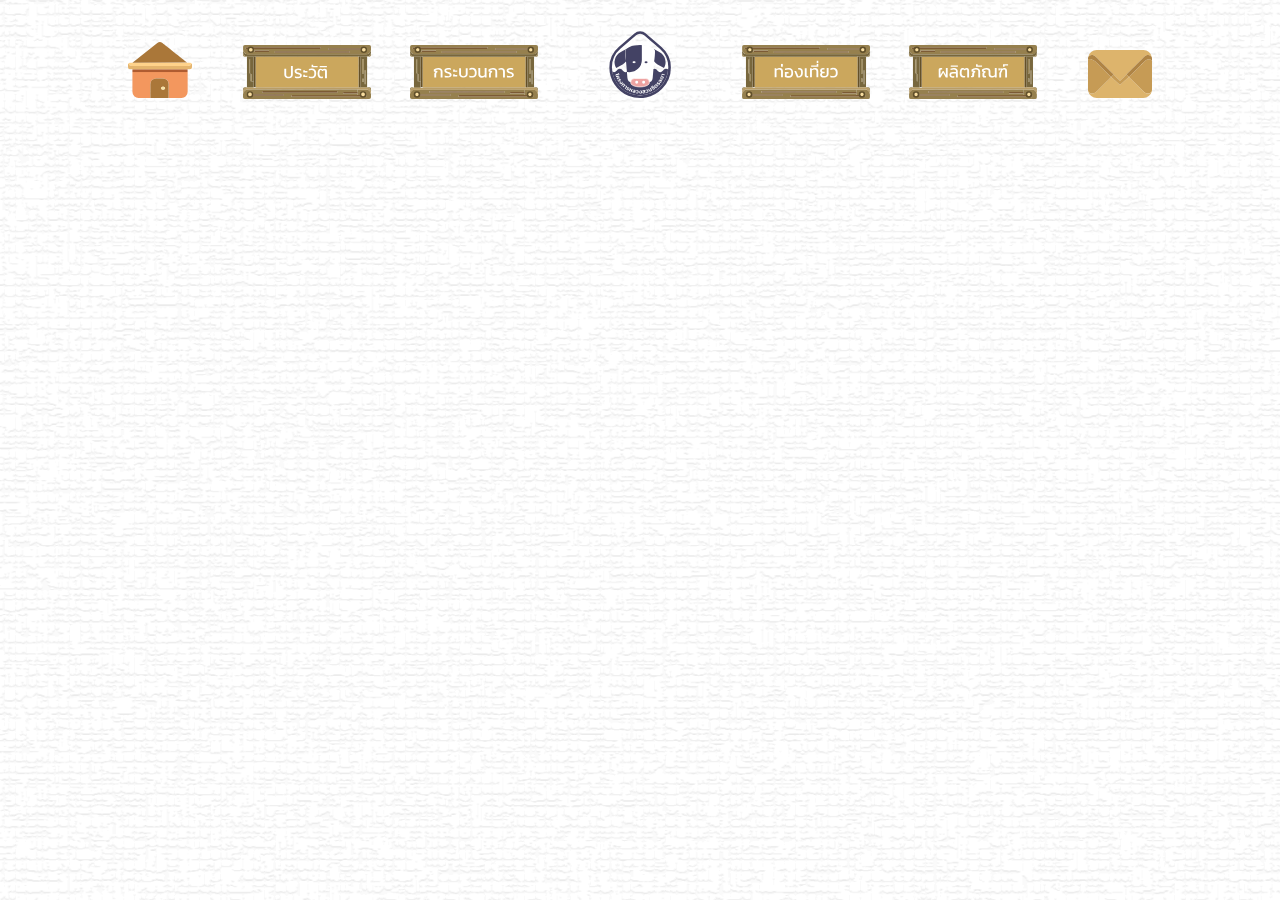
<file: product.html>
<!DOCTYPE html>
<html lang="en">
<head>
    <meta charset="UTF-8">
    <meta name="viewport" content="width=device-width, initial-scale=1.0">
    <meta http-equiv="X-UA-Compatible" content="ie=edge">
    <link rel="stylesheet" href="history_style.css">
    <title>contact</title>
</head>
<body>

    <!-- <h1>ติดต่อ</h1> -->
    <section id="navbar" class="navbar">
            <nav class="nav">
                <ul>
                    <li>
                        <a class="menu" id="home" href="https://printtrd.github.io/Chitralada-Web/">
                            <img src="./images/menu1.svg" >
                            <img src="./images/menu1c.svg" >
                        </a>
                    </li>
    
                    <li>
                        <a class="menu" href="history.html">
                            <img src="./images/menu2.svg">
                            <img src="./images/menu2c.svg">
                        </a>
                    </li>
    
                    <li>
                        <a class="menu" href="process.html">
                            <img src="./images/menu3.svg">
                            <img src="./images/menu3c.svg">
                        </a>
                    </li>
    
                    <li><a class="menu1" id="logo" href=""><img src="./images/logo.svg"></a></li>
    
                    <li>
                        <a class="menu" href="tour.html">
                            <img src="./images/menu4.svg">
                            <img src="./images/menu4c.svg">
                        </a>
                    </li>
    
    
                    <li>
                        <a class="menu" href="product.html">
                            <img src="./images/menu5.svg">
                            <img src="./images/menu5c.svg">
                        </a>
                    </li>
    
                    <li>
                        <a class="menu" id="con" href="contact.html">
                            <img src="./images/menu6.svg" >
                            <img src="./images/menu6c.svg" >
                        </a>
                    </li>
                </ul>
    
            </nav>
        </section>
    
</body>
</html>
</file>
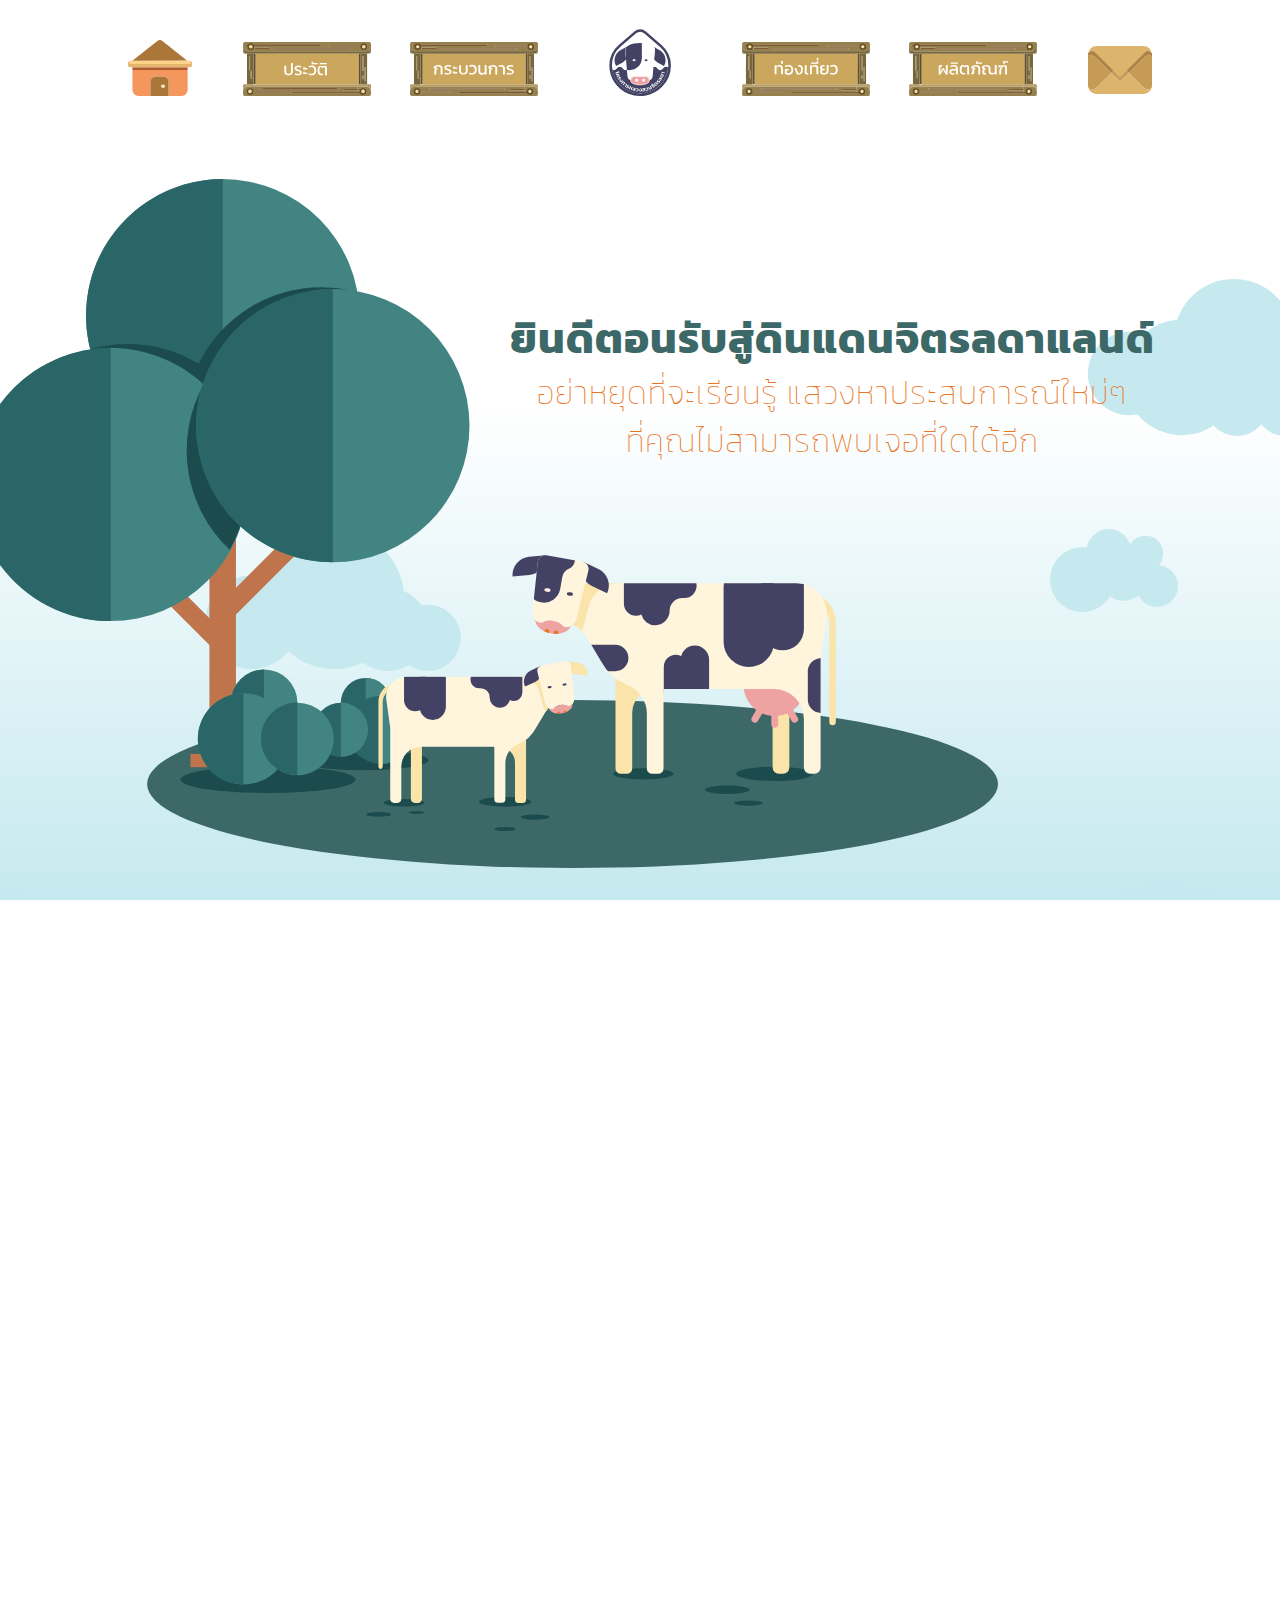
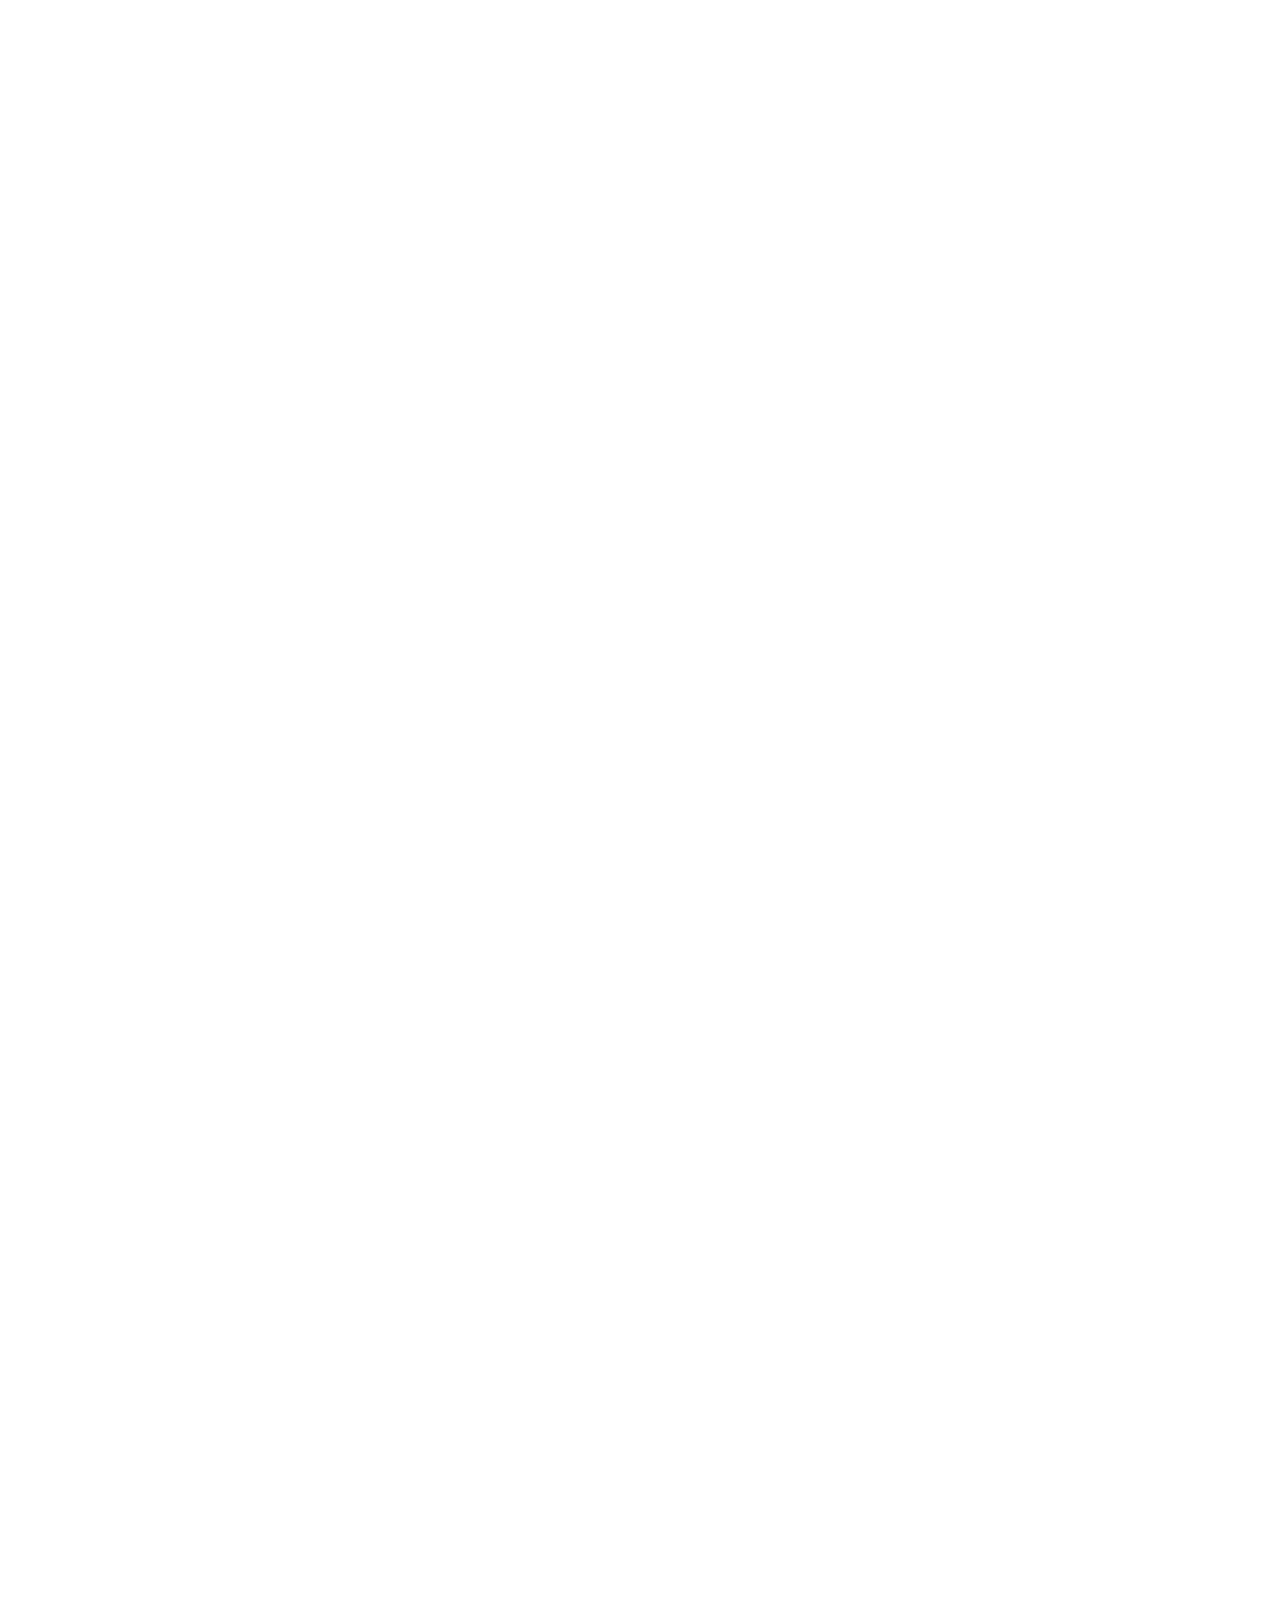
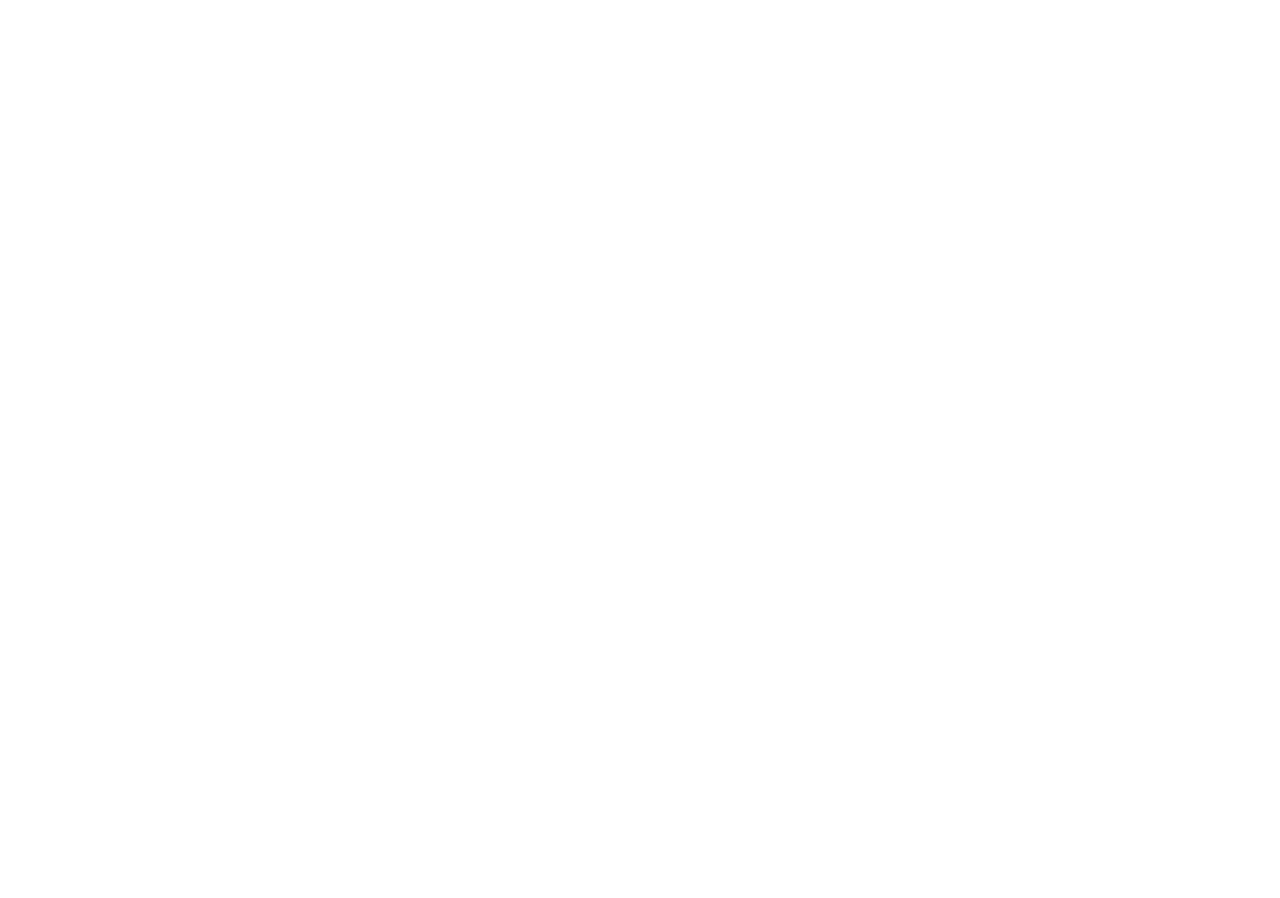
<file: tour.html>
<!DOCTYPE html>
<html lang="en">

<head>
    <meta charset="UTF-8">
    <meta name="viewport" content="width=device-width, initial-scale=1.0">
    <meta http-equiv="X-UA-Compatible" content="ie=edge">
    <link rel="stylesheet" href="tour_style.css">
    <link rel="stylesheet" href="nav_mobile.css">
    <script src="nav_mobile.js"></script>
    <script src="menu_up.js"></script>
    <title>tour</title>
</head>

<body>
    <!-- start nav responsive mobile -->
    <div class="topnav" id="myTopnav">
        <div class="logo2"><img src="./images/logo.svg" alt=""></div>
        <a></a>
        <a></a>
        <a href="#home">หน้าแรก</a>
        <a href="history2.html">ประวัติ</a>
        <a href="process.html">กระบวนการ</a>
        <a href="tour.html">ท่องเที่ยว</a>
        <a href="product.html">ผลิตภัณฑ์</a>
        <a href="contact.html">ติดต่อ</a>
        <a href="javascript:void(0);" class="icon" onclick="myFunction()">&#9776;</a>
    </div>
    <!-- end nav responsive mobile -->

    <!-- <h1>ท่องเที่ยว</h1> -->
    <section id="navbar" class="navbar">
        <nav class="nav">
            <ul>
                <li>
                    <a class="menu" id="home" href="https://printtrd.github.io/Chitralada-Web/">
                        <img src="./images/menu1.svg">
                        <img src="./images/menu1c.svg">
                    </a>
                </li>

                <li>
                    <a class="menu" href="history2.html">
                        <img src="./images/menu2.svg">
                        <img src="./images/menu2c.svg">
                    </a>
                </li>

                <li>
                    <a class="menu" href="process.html">
                        <img src="./images/menu3.svg">
                        <img src="./images/menu3c.svg">
                    </a>
                </li>

                <li>
                    <a class="menu1" id="logo" href=""><img src="./images/logo.svg"></a>
                </li>

                <li>
                    <a class="menu" href="tour.html">
                        <img src="./images/menu4.svg">
                        <img src="./images/menu4c.svg">
                    </a>
                </li>


                <li>
                    <a class="menu" href="product.html">
                        <img src="./images/menu5.svg">
                        <img src="./images/menu5c.svg">
                    </a>
                </li>

                <li>
                    <a class="menu" id="con" href="contact.html">
                        <img src="./images/menu6.svg">
                        <img src="./images/menu6c.svg">
                    </a>
                </li>
            </ul>

        </nav>
    </section>

    <section class="main">
        <div id="text1" class="topic-text">

            <div class="cow">
                <img id="c1" class="cow1" src="./images/vs_1.svg" alt="">
                <img id="cl1" class="cloud2" src="./images/cv3.svg" alt="">
            </div>
            <h1 id="p0">
                <span class="topic-main">ยินดีตอนรับสู่ดินแดนจิตรลดาแลนด์</span>
                <br>
                <span class="topic-sub">อย่าหยุดที่จะเรียนรู้ แสวงหาประสบการณ์ใหม่ๆ<br>ที่คุณไม่สามารถพบเจอที่ใดได้อีก</span>
            </h1>
            <div class="cloud1">
                <img id="cl2" class="cloud1-1" src="./images/cv1.svg" alt="">
                <img id="cl3" class="cloud1-2" src="./images/cv2.svg" alt="">
                <img id="cl4" class="cloud1-3" src="./images/cv4.svg" alt="">
            </div>


            <!-- <div class="cloud1">
            <img src="./images/cloud1.svg" alt="">
        </div> -->
        </div>

        <div class="text2">
            <div class="car1">
                <img id="c2" class="car1-1" src="./images/vs_2.svg" alt="">
                <img id="cl5" class="cloud3" src="./images/cv5.svg" alt="">
                <img id="cl6" class="cloud4" src="./images/cv6.svg" alt="">
            </div>
            <p id="p1">
                <b>พักผ่อนหย่อนใจ</b><br> นั่งรถรางเที่ยวชมวิวทิวทันศ์ ต้นไม้ หุบเขา ฟาร์มโคนม บ่อเลี้ยงปลา และอื่นๆ ทั่วทั้งโครงการ
            </p>
        </div>

        <div class="text3 ">
            <div class="cow2">
                <img id="c3" class="cow2-2" src="./images/vs_3.svg " alt=" ">
                <img id="cl7" class="cloud5" src="./images/cv7.svg " alt=" ">
                <img id="c4" class="cloud6" src="./images/cv8.svg " alt=" ">
            </div>
            <p id="p2">
                <b>เรียนรู้สิ่งใหม่</b> <br> ชมวิธีการเลี้ยงโคนมให้เหมาะสมกับสภาพอากาศร้อน<br>ในประเทศไทยอย่างถูกวิธี
            </p>

        </div>

        <div class="text4 ">
            <div id="c5" class="milk ">
                <img src="./images/vs_4.svg " alt=" ">
            </div>
            <div id="c6" class="cow3 ">
                <img src="./images/vs_5.svg " alt=" ">
            </div>
            <p id="p3"><b>รีดนมจากเต้า</b><br> เยี่ยมชมโรงงานเก็บนมโค เรียนรู้กรรมวิธีการผลิตในทุกขั้นตอนตั้งแต่แรกจนจบ รีดนมวัวสดๆจากเต้าด้วยมือของตนเองและวิธีการเก็บนมวัวที่สะอาดปลอยภัย

            </p>
        </div>

        <div class="text5 ">
            <div id="c7" class="milk2 ">
                <img src="./images/vs_6.svg " alt=" ">
            </div>
            <p id="p4"><b>แวะชมแวะชิม</b><br> เยี่ยมโรงงานนมอัดเม็ดขวัญใจชาวไทยทุกเพศทุกวัยที่ขายดีจนขาดตลาดและเยี่ยมชมโรงเนยแข็งอีกหนึ่งผลิตภัณฑ์แปรรูปจากนมโคในโครงการสวนหลวงจิตรลดา
            </p>
        </div>

        <div class="text6 ">
            <div class="foot ">
                <img src="./images/vs_ft2.svg " alt=" ">
            </div>
            <p id="p5">สำหรับผู้สนใจ สามารถติดต่อ <br>
                <p1>ขอเข้าชมฟรี ไม่มีค่าใช้จ่าย</p1> <br> รับได้สูงสุด 200 คนต่อวัน
            </p>
        </div>

    </section>


</body>

</html
</file>
<file: contact_style.css>
@import url('https://fonts.googleapis.com/css?family=Taviraj');
@import url('https://fonts.googleapis.com/css?family=Sarabun:200&display=swap');
@import url('https://fonts.googleapis.com/css?family=Kanit&display=swap');

/* @import url('https://fonts.googleapis.com/css?family=Kanit500&display=swap'); */

* {
    margin: 0;
    padding: 0;
}

html,
body {
    background: linear-gradient(to bottom, #ffffff 15%, #c5e9ef 100%) no-repeat center center fixed;
    -webkit-background-size: cover;
    -moz-background-size: cover;
    -o-background-size: cover;
    background-size: cover;
    height: 100%;
}


/* .bg-process {
    background: linear-gradient(to bottom, #ffffff 65%, #c5e9ef 100%);
    height: 100%;
    width: 100%;
} */


/* navbar */

.navbar {
    background-color: transparent;
    width: 100vw;
    height: 10%;
    position: fixed;
    display: flex;
    justify-content: center;
    align-items: center;
    top: 0;
    z-index: 4;
    transition: top 0.8s;
}

.nav {
    width: 100%;
    margin-top: 5%;
}

.navbar ul {
    position: relative;
    left: 4.5%;
    list-style-type: none;
}

.navbar ul li {
    text-align: center;
    float: left;
    width: 10%;
    padding: 1.5%;
}

#logo img {
    margin-top: -12%;
    width: 70%;
}

#con img {
    width: 50%;
    margin-left: -30%;
    margin-top: 3%;
}

#home img {
    width: 50%;
    margin-left: 30%;
    margin-top: -2%;
}


/* hover menu */

.menu img:last-child {
    display: none
}

.menu:hover img:first-child {
    display: none
}

.menu:hover img:last-child {
    display: inline-block
}

.main {
    width: auto;
    position: relative;
    z-index: 1;
}


/* home-cow-grass */


/* plan1 */

.con {
    position: absolute;
    overflow-y: hidden;
    width: 100%;
    height: 100%;
    display: flex;
    align-items: center;
    justify-content: center;
    z-index: 1;
}

.wind {
    position: absolute;
    width: 10%;
    left: 76%;
    bottom: 34%;
    z-index: 2;
}

.wind_it {
    position: absolute;
    width: 7%;
}

.roll {
    position: absolute;
    width: 95%;
    right: 48%;
    top: -61px;
    z-index: 3;
}

.home {
    position: fixed;
    bottom: 0;
    width: 153%;
    z-index: 2;
    left: -21%;
    margin-bottom: -4%;
}

.email {
    position: absolute;
    width: 25%;
    top: 40%;
    left: 13%;
    z-index: 3;
}

.facebook {
    position: absolute;
    width: 17%;
    top: 24%;
    left: 33%;
    z-index: 3;
}

.address {
    position: absolute;
    width: 27%;
    top: 28%;
    left: 60%;
    z-index: 3;
}

.cloud {
    position: absolute;
    top: 20%;
    z-index: 1;
    width: 100%;
    animation: animateCloud 35s linear infinite;
}

.cloud2 {
    position: absolute;
    top: 20%;
    z-index: 1;
    width: 100%;
    animation: animateCloud2 70s linear infinite;
}


/* .cloud .c1 {
    position: absolute;
    width: 20%;
    top: 250px;
    left: -7%;
    animation: animateCloud 35s linear infinite;
}

.cloud .c2 {
    position: absolute;
    width: 20%;
    top: 85px;
    left: 23%;
    animation: animateCloud 35s linear infinite;
}

.cloud .c3 {
    position: absolute;
    width: 20%;
    top: 100px;
    left: 54%;
    animation: animateCloud 35s linear infinite;
}

.cloud .c4 {
    position: absolute;
    width: 15%;
    top: 300px;
    left: 80%;
    animation: animateCloud 35s linear infinite;
} */

@keyframes animateCloud {
    0% {
        margin-left: -1600px;
    }
    100% {
        margin-left: 1600px;
    }
}

@keyframes animateCloud2 {
    0% {
        margin-left: -3200px;
    }
    100% {
        margin-left: 3200px;
    }
}


/* plan2 */


/* .con {
    position: relative;
    overflow: hidden;
    width: 100%;
    height: 100%;
}

.grass1 {
    position: relative;
}

.grass {
    position: fixed;
    bottom: 0;
    width: 100vw;
}

.email {
    position: absolute;
    width: 25%;
    top: -3%;
    left: 13%;
}

.facebook {
    position: absolute;
    width: 17%;
    top: -38%;
    left: 33%;
}

.address {
    position: absolute;
    width: 27%;
    top: -29%;
    left: 60%;
} */
</file>
<file: nav_mobile.css>
@import url('https://fonts.googleapis.com/css?family=Kanit&display=swap');
.logo2 {
    width: 13%;
    padding-left: 3%;
    padding-top: 4%;
    position: absolute;
}

.topnav {
    overflow: hidden;
    background-color: transparent;
    width: 100%;
    position: fixed;
    z-index: 9;
}

.a {
    padding-top: 14px;
    background-color: white;
}

.topnav a {
    float: left;
    display: block;
    color: #bf744b;
    text-align: center;
    padding: 14px 16px;
    text-decoration: none;
    font-size: 30px;
    font-family: 'Kanit', sans-serif;
}

.topnav .icon {
    display: none;
}


/* iphone 6/7/8 size */

@media only screen and (min-width: 768px) {
    .topnav a {
        display: none;
    }
}

@media only screen and (max-width: 768px) {
    .topnav a {
        display: none;
    }
    .navbar {
        display: none;
    }
    .topnav a.icon {
        float: right;
        display: block;
    }
}

@media only screen and (max-width: 768px) {
    .topnav.responsive {
        z-index: 9;
    }
    .topnav.responsive .icon {
        position: absolute;
        right: 0;
        top: 0;
        background-color: transparent;
        font-size: 30px;
        padding: 14px 16px;
        color: #bf744b;
    }
    .topnav.responsive a {
        float: none;
        display: block;
        padding: 2%;
        background-color: white;
        color: #bf744b;
        font-size: 1.2em;
    }
    .topnav.responsive {
        float: none;
    }
    .topnav.responsive {
        position: relative;
    }
    .topnav.responsive {
        display: block;
        width: 100%;
        text-align: right;
        position: fixed;
        right: 0px;
    }
    .logo2 {
        width: 9%;
        padding-left: 3%;
        padding-top: 2%;
        position: absolute;
    }
}

@media only screen and (max-width: 375px) {
    .topnav a {
        font-size: 30px;
    }
    .topnav.responsive a {
        font-size: 1em;
    }
    .topnav.responsive .icon {
        font-size: 30px;
    }
    .logo2 {
        width: 13%;
        padding-left: 3%;
        padding-top: 4%;
        position: absolute;
    }
}
</file>
<file: history_style.css>
@import url('https://fonts.googleapis.com/css?family=Taviraj');
@import url('https://fonts.googleapis.com/css?family=Sarabun:200&display=swap');
@import url('https://fonts.googleapis.com/css?family=Kanit&display=swap');

*{
    margin: 0;
    padding: 0;
}

body{
    background: url('./images/bg_his.svg') no-repeat center center fixed;
   -webkit-background-size: cover;
   -moz-background-size: cover;
   -o-background-size: cover;
    background-size: cover;
    font-family: 'Prompt', sans-serif;
    font-size: 10px;
}

/* navbar */
.navbar{
    background-color: transparent;
    width: 100%;
    height: 10%;
    position:fixed;
    display: block;
    top:0;
    z-index: 4;
    transition: top 0.8s;
    text-align: center;

}
.navbar ul{
    position: relative;
    left: 4.5%;
    list-style-type: none;
}
.navbar ul li{
    
    text-align: center;
    float: left;
    width: 10%;
    padding: 1.5%;
    margin-top: 2%
}

#logo img{
    margin-top: -12%;
    width: 70%;
}

#con img{
    width: 50%;
    margin-left: -30%;
    margin-top: 4%;
}

#home img{
    width: 50%;
    margin-left: 30%;
    margin-top: -2%;
}


/* hover menu */
.menu img:last-child{display:none}
.menu:hover img:first-child{display:none}
.menu:hover img:last-child{display:inline-block}

/* main txet*/
.grid-container {
    display: grid;
    grid-template-columns: auto auto;

    /* margin-top: 5%;
    padding: 0 2%;
    height: 100%;
    position: relative; */
    
    /* padding-bottom: 20%; */
    /* background-size: cover;  */
}

/* text box */
#text-box{
    /* display: block;
    margin: 100px auto;
    width: 97%;
    height: 200px;
    position: absolute;
    text-align: center; */
    /* top: 50%;
    left: 50%; */
    /* transform: translate(-50%, -50%); */

    width: 97%;
    height: 600px;
    position: absolute;
    text-align: center;
    display: flex;
    justify-content: center;
    align-items: center;
}

/* .text-box h1{
    margin: 0;
    padding: 0;
    text-transform: uppercase;
    text-align: center;
    position: absolute;
    top: 70%;
    left: 12%;
    transition: translateY(-50%);
    
} */

.topic-main{
    font-size: 4em;
    color: #E97625;
}

.topic-sub{
    font-size: 2.5em;
    color: #9BAA93;

}

    
/* text all */


.column {
	float: left;
    margin-bottom: 18%;
    z-index: 1;
    
}

#images {
	width: 35%;
    margin-top: 45px;
}

#text {
	width: 40%;
    margin-top: 45px;
    line-height: 1.75;
    font-family: 'Sarabun', sans-serif;
    color: #434264;
}

/* text section1 */
.text1{
    display: block;
    width: 100%;
    position: absolute;
    margin-top: 60% ;
    
}

.text1 p {
    font-size: 3em;
    text-align: center;
    padding-top: 10%;
    padding-left: 40%;
    color: #3C6868;
    width: 100%;
    line-height: 170%;
    font-family: 'Kanit', sans-serif;
}

.text1 img{
	width: 550px;
    text-align: center;
    padding-left: 20%;

}

/* text section2 */
.text2{
    display: block;
    width: 100%;
    position: absolute;
    margin-top: 120% ;
}


.text2 img{
    width: 100%;
    text-align: center;
    padding-left: 20%;
}

.text2 .p1{
    font-size: 2em;
    transform: translateX(-30%);
    padding-left: 60%;
    padding-top: 3%;
    width: 140%;
   
}

.text2 .p2{
    font-size: 2em;
    width: 100%;
    padding-top: 4%;
    padding-left: 30%;
    
}

/* text section3 */
.text3{
    display: block;
    width: 100%;
    position: absolute;
    margin-top: 180% ;
}

.text3 img{
    width: 80%;
    text-align: center;
    padding-left: 20%;
}

.text3 p {
    font-size: 2em;
    padding-left: 20%;
    width: 120%;
    
}

/* text section4 */
.text4{
    display: block;
    width: 100%;
    position: absolute;
    margin-top: 240% ;

}

.text4 img{
    width: 70%;
    text-align: center;
    padding-left: 20%;
}

/* .text4 .column{
    padding-left: 1%;
} */

.text4 p {
    font-size: 2em;
    padding-top: 2%; 
    padding-left: 10%;
    width: 120%;
   
}

/* gird */


/* footer */
.container{
    position:fixed;
    width: 100%;
    height: 20%;
    bottom: 0;
    margin-bottom:1.5%;
}

.footer {
    position:fixed;
    width: 100%;
    height: 11.5%;
    background-color: #9BAA93;
    bottom: 0;
    margin-bottom:-1%;
    z-index: 2;
 }

.tourist{
    position: relative;
    display: block;
    margin-right: auto;
    margin-left: auto;
    width: 95%;
    z-index: 3;
}
</file>
<file: history_style2.css>
@import url('https://fonts.googleapis.com/css?family=Taviraj');
@import url('https://fonts.googleapis.com/css?family=Sarabun:200&display=swap');
@import url('https://fonts.googleapis.com/css?family=Kanit&display=swap');
* {
    margin: 0;
    padding: 0;
}

html,
body {
    background: url('./images/bg_his.svg') no-repeat center center fixed;
    -webkit-background-size: cover;
    -moz-background-size: cover;
    -o-background-size: cover;
    background-size: cover;
    height: 100%;
}


/* navbar */

.navbar {
    background-color: transparent;
    width: 100vw;
    height: 10%;
    position: fixed;
    display: flex;
    justify-content: center;
    align-items: center;
    top: 0;
    z-index: 4;
    transition: top 0.8s;
}

.nav {
    width: 100%;
    margin-top: 5%;
}

.navbar ul {
    position: relative;
    left: 4.5%;
    list-style-type: none;
}

.navbar ul li {
    text-align: center;
    float: left;
    width: 10%;
    padding: 1.5%;
}

#logo img {
    margin-top: -12%;
    width: 70%;
}

#con img {
    width: 50%;
    margin-left: -30%;
    margin-top: 3%;
}

#home img {
    width: 50%;
    margin-left: 30%;
    margin-top: -2%;
}


/* hover menu */

.menu img:last-child {
    display: none
}

.menu:hover img:first-child {
    display: none
}

.menu:hover img:last-child {
    display: inline-block
}


/* main txet*/

.main-text {
    /* margin-top: 5%; */
    /* padding: 0 2%; */
    width: 100%;
    height: 100%;
    position: relative;
    text-align: center;
    display: flex;
    justify-content: center;
    align-items: center;
}

h1 {
    padding-bottom: 10%;
    transition: 1s;
    width: 90%;
}

.topic-main {
    font-size: 2em;
    color: #E97625;
    font-family: 'Prompt', sans-serif;
}

.topic-sub {
    font-size: 1em;
    color: #9BAA93;
    font-family: 'Prompt', sans-serif;
}


/* container-data */

.grid-container {
    margin-top: 20%;
    margin-bottom: 17%;
    padding: 0% 3%;
    display: grid;
    grid-template-columns: auto auto;
    position: relative;
}

.grid-data {
    /* border: 1px solid rgba(0, 0, 0, 0.8); */
    padding: 20% 0%;
    display: flex;
    justify-content: center;
    align-items: center;
    font-family: 'Sarabun', sans-serif;
    box-sizing: border-box;
    width: 100%;
    text-align: justify;
}


/* style element */


/* box1 */

.pbox1 {
    font-size: 2em;
    text-align: center;
    color: #3C6868;
    line-height: 170%;
    font-family: 'Kanit', sans-serif;
    /* padding-right: 7%; */
}

.ibox1 img {
    width: 480px;
    padding-left: 10%;
}


/* box2 */

.pbox2 {
    line-height: 170%;
    /* padding-right: 10%; */
    font-size: 1.3em;
    color: #434264;
}

.ibox2 img {
    width: 480px;
    padding-right: 6%;
}


/* box3 */

.pbox3 {
    line-height: 170%;
    /* padding-right: 10%; */
    font-size: 1.3em;
    color: #434264;
}

.ibox3 img {
    width: 400px;
    padding-right: 10%;
}


/* box4 */

.pbox4 {
    line-height: 170%;
    /* padding-right: 10%; */
    font-size: 1.3em;
    color: #434264;
}

.ibox4 img {
    width: 400px;
    padding-right: 10%;
}


/* footer */

.container {
    position: fixed;
    display: flex;
    justify-content: center;
    align-items: center;
    width: 100%;
    height: 20%;
    bottom: 0;
    margin-bottom: 1.5%;
}

.footer {
    position: fixed;
    width: 100%;
    height: 11.5%;
    background-color: #9BAA93;
    bottom: 0;
    margin-bottom: -1%;
    z-index: 2;
}

.tourist {
    position: fixed;
    display: block;
    margin-right: auto;
    margin-left: auto;
    width: 95%;
    z-index: 3;
}


/* responsive */

@media only screen and (max-width: 1024px) {
    /* style element */
    /* box1 */
    .pbox1 {
        font-size: 1.7em;
    }
    .ibox1 img {
        width: 400px;
        padding-left: 10%;
    }
    /* box2 */
    .pbox2 {
        line-height: 170%;
        font-size: 1.1em;
        color: #434264;
        ;
    }
    .ibox2 img {
        width: 400px;
        padding-right: 6%;
    }
    /* box3 */
    .pbox3 {
        line-height: 170%;
        font-size: 1.1em;
        color: #434264;
    }
    .ibox3 img {
        width: 350px;
        padding-right: 10%;
    }
    /* box4 */
    .pbox4 {
        line-height: 170%;
        font-size: 1.1em;
    }
    .ibox4 img {
        width: 320px;
        padding-right: 10%;
    }
}

@media only screen and (max-width: 970px) {
    .topic-main {
        font-size: 1.7em;
    }
    .topic-sub {
        font-size: 0.9em;
    }
}

@media only screen and (max-width: 911px) {
    .container {
        height: 17%;
    }
    .footer {
        height: 9.5%;
    }
    .tourist {
        width: 100%;
    }
    .grid-container {
        margin-top: 0%;
    }
    .topic-main {
        font-size: 1.5em;
    }
    .topic-sub {
        font-size: 0.8em;
    }
    .pbox1 {
        font-size: 1.4em;
    }
}

@media only screen and (max-width: 825px) {
    .pbox1 {
        font-size: 1.2em;
    }
    .ibox1 img {
        width: 360px;
    }
}

@media only screen and (max-width: 768px) {
    .container {
        height: 17%;
    }
    .footer {
        height: 9.5%;
    }
    .tourist {
        width: 105%;
    }
    .grid-container {
        margin-top: 0%;
        margin-bottom: 20%;
    }
    .topic-main {
        font-size: 1.5em;
    }
    .topic-sub {
        font-size: 0.8em;
    }
    .pbox1 {
        font-size: 1.12em;
    }
    .ibox1 img {
        width: 350px;
    }
    /* box2 */
    .pbox2 {
        font-size: 1em;
    }
    .ibox2 img {
        width: 350px;
    }
    /* box3 */
    .pbox3 {
        font-size: 1em;
    }
    .ibox3 img {
        width: 300px;
    }
    /* box4 */
    .pbox4 {
        font-size: 1em;
    }
    .ibox4 img {
        width: 300px;
    }
}

@media only screen and (max-width: 735px) {
    /* footer */
    .container {
        height: 15%;
    }
    .footer {
        height: 8%;
    }
    .tourist {
        width: 20cm;
    }
    .grid-container {
        display: grid;
        grid-template-columns: auto;
        position: relative;
        padding: 0% 5%;
        margin-bottom: 30%;
    }
    .grid-container {
        margin-top: 0%;
    }
    .topic-main {
        font-size: 1.3em;
    }
    .topic-sub {
        font-size: 0.65em;
    }
    .grid-data {
        padding: 5% 0%;
    }
    /* style element */
    /* box1 */
    .pbox1 {
        font-size: 1.3em;
        text-align: center;
    }
    .ibox1 img {
        width: 350px;
        padding-left: 0;
    }
    /* box2 */
    .pbox2 {
        line-height: 170%;
        font-size: 0.9em;
    }
    .ibox2 img {
        width: 350px;
        ;
        padding-right: 0;
    }
    /* box3 */
    .pbox3 {
        line-height: 170%;
        font-size: 0.9em;
    }
    .ibox3 img {
        width: 300px;
        ;
        padding-right: 0;
    }
    /* box4 */
    .pbox4 {
        line-height: 170%;
        font-size: 0.9em;
    }
    .ibox4 img {
        width: 300px;
        padding-right: 0;
    }
}


/* mobile iphone 6/7/8 */

@media only screen and (max-width: 375px) {
    /* footer */
    .container {
        height: 15%;
    }
    .footer {
        height: 8%;
    }
    .tourist {
        width: 17cm;
    }
    .grid-container {
        display: grid;
        grid-template-columns: auto;
        position: relative;
        padding: 3% 8%;
        margin-bottom: 40%;
    }
    .grid-data {
        padding: 10% 0%;
    }
    h1 {
        width: 90%;
    }
    .topic-main {
        font-size: 1.2em;
    }
    .topic-sub {
        font-size: 0.7em;
    }
    /* style element */
    /* box1 */
    .pbox1 {
        font-size: 1.12em;
        text-align: center;
    }
    .ibox1 img {
        width: 300px;
        padding-left: 0;
    }
    /* box2 */
    .pbox2 {
        line-height: 170%;
        font-size: 0.8em;
        ;
    }
    .ibox2 img {
        width: 290px;
        padding-right: 0;
    }
    /* box3 */
    .pbox3 {
        line-height: 170%;
        font-size: 0.8em;
    }
    .ibox3 img {
        width: 280px;
        padding-right: 0;
    }
    /* box4 */
    .pbox4 {
        line-height: 170%;
        font-size: 0.8em;
    }
    .ibox4 img {
        width: 240px;
        padding-right: 0;
    }
}
</file>
<file: process_style2.css>
@import url('https://fonts.googleapis.com/css?family=Taviraj');
@import url('https://fonts.googleapis.com/css?family=Sarabun:200&display=swap');
@import url('https://fonts.googleapis.com/css?family=Kanit&display=swap');

/* @import url('https://fonts.googleapis.com/css?family=Kanit500&display=swap'); */

* {
    margin: 0;
    padding: 0;
}

html,
body {
    background: linear-gradient(to bottom, #ffffff 65%, #c5e9ef 100%) no-repeat center center fixed;
    -webkit-background-size: cover;
    -moz-background-size: cover;
    -o-background-size: cover;
    background-size: cover;
    height: 100%;
}


/* .bg-process {
    background: linear-gradient(to bottom, #ffffff 65%, #c5e9ef 100%);
    height: 100%;
    width: 100%;
} */


/* navbar */

.navbar {
    background-color: transparent;
    width: 100vw;
    height: 10%;
    position: fixed;
    display: flex;
    justify-content: center;
    align-items: center;
    top: 0;
    z-index: 4;
    transition: top 0.8s;
}

.nav {
    width: 100%;
    margin-top: 5%;
}

.navbar ul {
    position: relative;
    left: 4.5%;
    list-style-type: none;
}

.navbar ul li {
    text-align: center;
    float: left;
    width: 10%;
    padding: 1.5%;
}

#logo img {
    margin-top: -12%;
    width: 70%;
}

#con img {
    width: 50%;
    margin-left: -30%;
    margin-top: 3%;
}

#home img {
    width: 50%;
    margin-left: 30%;
    margin-top: -2%;
}


/* hover menu */

.menu img:last-child {
    display: none
}

.menu:hover img:first-child {
    display: none
}

.menu:hover img:last-child {
    display: inline-block
}

.main {
    width: auto;
    position: relative;
}


/* main txet*/

.main-text {
    width: 100%;
    height: 800px;
    position: relative;
    text-align: center;
    display: flex;
    justify-content: center;
    align-items: center;
    overflow: hidden;
}

.main-text2 {
    position: relative;
    /* height: 430%; */
    overflow-x: hidden;
}

h1 {
    margin-right: 15%;
    margin-top: -17%;
    width: 90%;
    z-index: 2;
    font-size: 1.5em;
}

.topic-main {
    font-size: 1.5em;
    color: #3C6868;
    font-family: 'Kanit', sans-serif;
}

.topic-sub {
    font-size: 1em;
    color: #E97625;
    font-family: 'Kanit', sans-serif;
}


/* text */

.text1 {
    position: absolute;
    font-size: 1.25em;
    color: #434264;
    font-family: 'Sarabun', sans-serif;
    left: 59%;
    top: 1%;
    line-height: 170%;
    z-index: 3;
}

.text1 b {
    font-size: 1em;
    color: #418482;
    font-family: 'Kanit', sans-serif;
}

.text2 {
    width: 50%;
    position: absolute;
    font-size: 1.25em;
    color: #E97625;
    font-family: 'Kanit', sans-serif;
    top: 13.5%;
    left: 10%;
    line-height: 170%;
    text-align: center;
    z-index: 3;
}

.text2 p {
    left: 13%;
    position: absolute;
}

.ask {
    width: 12%;
    position: ABSOLUTE;
    left: 72%;
    margin-top: -3%;
}

.text3 b {
    color: #418482;
    font-family: 'Kanit', sans-serif;
    font-size: 1.5em;
    line-height: 170%;
    font-weight: 100;
}

.text3 {
    width: 32%;
    position: absolute;
    font-size: 1.25em;
    color: #434264;
    font-family: 'Sarabun', sans-serif;
    top: 18%;
    left: 11%;
    line-height: 170%;
    text-align: justify;
    z-index: 3;
}

.text4 {
    width: 30%;
    position: absolute;
    font-size: 1.25em;
    color: #434264;
    font-family: 'Sarabun', sans-serif;
    top: 47%;
    left: 57%;
    line-height: 170%;
    text-align: justify;
    z-index: 3;
}

.text4 b {
    font-size: 1.5em;
    font-family: 'Kanit', sans-serif;
    color: #418482;
    font-weight: 100;
}

.text5 {
    width: 30%;
    position: absolute;
    font-size: 1.25em;
    color: #434264;
    font-family: 'Sarabun', sans-serif;
    top: 69.5%;
    left: 57%;
    line-height: 170%;
    text-align: justify;
    z-index: 3;
}

.text5 b {
    font-size: 1.5em;
    font-family: 'Kanit', sans-serif;
    color: #418482;
    font-weight: 100;
}


/* pic-cow */

.cow1 {
    width: 70%;
    z-index: 1;
    position: absolute;
    margin-left: 31%;
    margin-top: 3%;
    z-index: 2;
}

.cow2 {
    width: 125%;
    position: relative;
    left: -8%;
    z-index: 2;
}


/* pic-cloud */

.cloud1 {
    width: 25%;
    position: ABSOLUTE;
    MARGIN-LEFT: -45%;
    z-index: 1;
    animation: mymove 8s infinite;
}

.cloud2 {
    width: 25%;
    position: ABSOLUTE;
    top: 18%;
    right: 60px;
    animation: mymove 10s infinite;
}

.cloud3 {
    width: 31%;
    position: ABSOLUTE;
    top: 63.5%;
    right: -15px;
    animation: mymove 8s infinite;
}

.cloud4 {
    width: 15%;
    position: ABSOLUTE;
    top: 55%;
    left: -5%;
    animation: mymove2 10s infinite;
}

.cloud5 {
    width: 18%;
    position: ABSOLUTE;
    right: 3%;
    top: 10%;
    animation: mymove2 13s infinite;
}

.cow_mb {
    display: none;
}


/* animation cloud */

@keyframes mymove {
    0%,
    100% {
        transform: translate(0, 0);
    }
    50% {
        transform: translate(150px, 0);
    }
}

@keyframes mymove2 {
    0%,
    100% {
        transform: translate(150px, 0);
    }
    50% {
        transform: translate(0px, 0);
    }
}


/* responsive */


/* @media only screen and (max-width: 1440px) {
    h1 {
        font-size: 1.5em;
        margin-top: -13%;
    }
    .text1 {
        top: 1%;
        font-size: 1.25em;
        left: 59%;
    }
    .text2 {
        font-size: 1.25em;
    }
    .text3 {
        font-size: 1.25em;
        width: 32%;
    }
    .text4 {
        width: 30%;
        top: 47%;
        font-size: 1.25em;
    }
    .text5 {
        width: 30%;
        font-size: 1.25em;
    }
} */

@media only screen and (max-width: 1330px) {
    .cow2 {
        width: 120%;
    }
    .text1 {
        top: 0.5%;
    }
    .text3 {
        width: 35%;
    }
    .text4 {
        width: 35%;
    }
    .text5 {
        width: 35%;
    }
    .ask {
        left: 78%;
    }
}

@media only screen and (max-width: 1220px) {
    .main-text {
        height: 700px;
    }
    .main-text2 {
        margin-top: -2%;
    }
    .cow1 {
        width: 65%;
    }
    .cow2 {
        width: 115%;
        left: -5%;
    }
    .text1 {
        font-size: 1.1em;
    }
    .text3 {
        font-size: 1.1em;
    }
    .text4 {
        font-size: 1.1em;
        width: 38%;
    }
    .text5 {
        font-size: 1.1em;
        width: 38%;
    }
    .ask {
        left: 85%;
    }
}

@media only screen and (max-width: 1070px) {
    .main-text {
        height: 600px;
    }
    .main-text2 {
        margin-top: -2%;
    }
    h1 {
        font-size: 1.3em;
    }
    .ask {
        width: 13%;
        left: 88%;
        margin-top: -2%;
    }
    .text1 {
        font-size: 1em;
    }
    .text2 {
        font-size: 1.1em;
    }
    .text3 {
        font-size: 1em;
    }
    .text4 {
        font-size: 1em;
        width: 40%;
    }
    .text5 {
        font-size: 1em;
        width: 40%;
    }
}

@media only screen and (max-width: 976px) {
    .main-text {
        height: 600px;
    }
    h1 {
        font-size: 1.2em;
    }
    .text1 {
        font-size: 0.85em;
    }
    .text2 {
        font-size: 1em;
    }
    .text3 {
        width: 40%;
        font-size: 0.85em;
        left: 7%;
    }
    .text4 {
        font-size: 0.85em;
        width: 40%;
    }
    .text5 {
        font-size: 0.85em;
        width: 40%;
    }
}

@media only screen and (max-width: 910px) {
    .main-text {
        height: 550px;
    }
    h1 {
        font-size: 1.1em;
    }
}


/* new plattern */

@media only screen and (max-width: 775px) {
    .cow_mb {
        display: block;
        width: 210%;
        position: relative;
        right: 43%;
        margin-top: 60%;
        z-index: 2;
    }
    .main-text {
        height: 1000px;
    }
    .cow1 {
        width: 140%;
        margin-left: 22%;
        margin-top: 18%;
    }
    h1 {
        font-size: 1.3em;
        margin-top: -83%;
        margin-right: 0%;
    }
    .cow2 {
        /* width: 200%;
        left: -43%;
        margin-top: 45%; */
        display: none;
    }
    .text1 {
        font-size: 1.2em;
        line-height: 180%;
        width: 100%;
        display: flex;
        justify-content: center;
        align-items: center;
        left: 0;
        top: 1.5%;
    }
    .text2 {
        top: 17%;
        font-size: 1.3em;
        width: 75%;
        left: 0%;
    }
    .text3 {
        width: 50%;
        left: 12%;
        top: 19.5%;
        font-size: 1.3em;
    }
    .text4 {
        font-size: 1.3em;
        width: 52%;
        left: 40%;
        top: 47%;
    }
    .text5 {
        font-size: 1.3em;
        width: 52%;
        left: 40%;
        top: 75%;
    }
    .cloud1 {
        width: 33%;
    }
    .cloud5 {
        width: 27%;
        right: 4%;
        top: 25%;
    }
    .cloud2 {
        width: 35%;
        top: 8%;
        right: 44px;
    }
    .cloud4 {
        width: 24%;
        top: 42%;
    }
    .cloud3 {
        width: 38%;
        top: 64.5%;
    }
}

@media only screen and (max-width: 685px) {
    .main-text {
        height: 950px;
    }
    .cow_mb {
        margin-top: 61%;
    }
    .text2 {
        top: 17%;
        width: 75%;
        font-size: 1.1em;
        left: 2%;
    }
    .text3 {
        width: 55%;
        left: 12%;
        top: 19.5%;
        font-size: 1.1em;
    }
    .text4 {
        font-size: 1.1em;
        width: 55%;
        left: 37%;
    }
    .text5 {
        font-size: 1.1em;
        width: 55%;
        left: 37%;
    }
}

@media only screen and (max-width: 610px) {
    .main-text {
        height: 850px;
    }
    h1 {
        font-size: 1.1em;
        /* margin-top: -69%; */
    }
    .text1 {
        top: 0.5%;
    }
}

@media only screen and (max-width: 560px) {
    .main-text {
        height: 800px;
    }
    .text1 {
        top: 0%;
        font-size: 1em;
    }
    .text2 {
        width: 81%;
        font-size: 1em;
    }
    .text3 {
        font-size: 0.9em;
    }
    .text4 {
        font-size: 0.9em;
    }
    .text5 {
        font-size: 0.9em;
    }
}

@media only screen and (max-width: 493px) {
    .main-text {
        height: 700px;
    }
    h1 {
        font-size: 0.85em;
        margin-top: -87%;
    }
    .text1 {
        top: 0%;
        font-size: 0.9em;
    }
    .text2 {
        font-size: 0.7em;
    }
    .text3 {
        font-size: 0.7em;
    }
    .text4 {
        font-size: 0.7em;
    }
    .text5 {
        font-size: 0.7em;
    }
}


/* responsive iphone6/7/8 */

@media only screen and (max-width: 375px) {
    .main-text {
        height: 670px;
    }
    h1 {
        font-size: 0.8em;
        margin-top: -99%;
        width: 80%;
    }
    .cow_mb {
        margin-top: 78%;
    }
    .text2 {
        font-size: 0.8em;
        width: 88%;
        top: 19%;
        left: -6%;
    }
    .text3 {
        top: 22%;
    }
    .text4 {
        top: 48%;
    }
    .text5 {
        top: 76%;
    }
}
</file>
<file: tour_style.css>
@import url('https://fonts.googleapis.com/css?family=Taviraj');
@import url('https://fonts.googleapis.com/css?family=Sarabun:200&display=swap');
@import url('https://fonts.googleapis.com/css?family=Kanit&display=swap');

/* @import url('https://fonts.googleapis.com/css?family=Kanit500&display=swap'); */

* {
    margin: 0;
    padding: 0;
}

html,
body {
    background: linear-gradient(to bottom, #ffffff 45%, #c5e9ef 100%) no-repeat center center fixed;
    -webkit-background-size: cover;
    -moz-background-size: cover;
    -o-background-size: cover;
    background-size: cover;
    height: 100%;
    overflow-x: hidden;
}


/* .bg-process {
    background: linear-gradient(to bottom, #ffffff 65%, #c5e9ef 100%);
    height: 100%;
    width: 100%;
} */


/* navbar */

.navbar {
    background-color: transparent;
    width: 100vw;
    height: 10%;
    position: fixed;
    display: flex;
    justify-content: center;
    align-items: center;
    top: 0;
    z-index: 4;
    transition: top 0.8s;
}

.nav {
    width: 100%;
    margin-top: 5%;
}

.navbar ul {
    position: relative;
    left: 4.5%;
    list-style-type: none;
}

.navbar ul li {
    text-align: center;
    float: left;
    width: 10%;
    padding: 1.5%;
}

#logo img {
    margin-top: -12%;
    width: 70%;
}

#con img {
    width: 50%;
    margin-left: -30%;
    margin-top: 3%;
}

#home img {
    width: 50%;
    margin-left: 30%;
    margin-top: -2%;
}


/* hover menu */

.menu img:last-child {
    display: none
}

.menu:hover img:first-child {
    display: none
}

.menu:hover img:last-child {
    display: inline-block
}

.main {
    width: auto;
    position: relative;
    z-index: 1;
}


/* topic */

.topic-text {
    width: auto;
    height: 60%;
    margin-top: 25%;
    position: relative;
}

h1 {
    /* position: absolute;
    top: 20%;
    right: 13%;
    text-align: center;
    letter-spacing: 2px; */
    position: absolute;
    padding-top: 10%;
    left: 20%;
    text-align: center;
    letter-spacing: 1px;
    z-index: 2;
    width: 90%;
}

.topic-main {
    font-size: 1.3em;
    color: #3C6868;
    font-family: 'Kanit', sans-serif;
}

.topic-sub {
    font-size: 1em;
    color: #E97625;
    font-family: 'Kanit', sans-serif;
    font-weight: 100;
}

.cow1 {
    position: absolute;
    width: 80%;
    left: -2%;
    z-index: 2;
}


/* text2-pic_car */

.text2 {
    position: relative;
    width: 100%;
    height: 50%;
    top: 850px;
}

.car1-1 {
    position: absolute;
    width: 60%;
    left: -2%;
    top: 80px;
    z-index: 2;
}

.text2 p {
    font-size: 1.2em;
    font-family: 'Kanit', sans-serif;
    color: #434264;
    position: absolute;
    left: 55%;
    top: 250px;
    width: 30%;
}

.text2 b {
    font-size: 1.5em;
    font-family: 'Kanit', sans-serif;
    color: #418482;
    font-weight: 100;
}


/* text3-pic_cow2 */

.text3 {
    position: relative;
    width: auto;
    height: 50%;
    top: 1300px;
}

.cow2-2 {
    position: absolute;
    width: 60%;
    left: 50%;
    z-index: 2;
}

.text3 b {
    font-size: 1.5em;
    font-family: 'Kanit', sans-serif;
    color: #418482;
    font-weight: 100;
}

.text3 p {
    font-size: 1.2em;
    font-family: 'Kanit', sans-serif;
    color: #434264;
    position: absolute;
    left: 13%;
    top: 400px;
    text-align: right;
}


/* text4-pic_cow3_milk*/

.text4 {
    position: relative;
    width: auto;
    height: 50%;
    top: 2000px;
}

.milk {
    position: absolute;
    width: 30%;
    left: 15%;
}

.cow3 {
    position: absolute;
    width: 50%;
    top: 300px;
    left: 32%;
}

.text4 b {
    font-size: 1.5em;
    font-family: 'Kanit', sans-serif;
    color: #418482;
    font-weight: 100;
}

.text4 p {
    font-size: 1.2em;
    font-family: 'Kanit', sans-serif;
    color: #434264;
    position: absolute;
    left: 55%;
    top: 116px;
    width: 30%;
}


/* text5-pic__milk2*/

.text5 {
    position: relative;
    width: auto;
    height: 50%;
    top: 2900px;
}

.milk2 {
    position: absolute;
    width: 50%;
    left: 53%;
}

.text5 b {
    font-size: 1.5em;
    font-family: 'Kanit', sans-serif;
    color: #418482;
    font-weight: 100;
}

.text5 p {
    font-size: 1.2em;
    font-family: 'Kanit', sans-serif;
    color: #434264;
    position: absolute;
    left: 20%;
    top: 10px;
    width: 30%;
    text-align: right;
}


/* text6-pic_foot*/

.text6 {
    position: relative;
    width: auto;
    height: 150%;
    top: 2880px;
    margin-bottom: -11%;
}

.foot {
    position: absolute;
    width: 100%;
}

.text6 p {
    font-size: 1.8em;
    font-family: 'Kanit', sans-serif;
    color: #434264;
    position: absolute;
    left: 55%;
    top: 600px;
    width: 30%;
    text-align: center;
}

.text6 p1 {
    color: #E97625;
}


/* all-cloud */

.cloud1 {
    z-index: 1;
}

.cloud1 .cloud1-1 {
    width: 20%;
    right: -5%;
    top: 100px;
    position: absolute;
    animation: mymove 8s infinite;
}

.cloud1 .cloud1-2 {
    width: 10%;
    top: 350px;
    right: 8%;
    position: absolute;
    animation: mymove 9s infinite;
}

.cloud1 .cloud1-3 {
    width: 20%;
    top: 700px;
    right: -1%;
    position: absolute;
    animation: mymove2 11s infinite;
}

.cow .cloud2 {
    width: 20%;
    position: absolute;
    top: 350px;
    left: 16%;
    animation: mymove2 8s infinite;
    z-index: 1;
}

.car1 .cloud3 {
    width: 20%;
    top: -50px;
    position: absolute;
    left: -10%;
    z-index: 1;
    animation: mymove 7s infinite;
}

.car1 .cloud4 {
    width: 10%;
    top: 120px;
    position: absolute;
    left: 28%;
    z-index: 3;
    animation: mymove2 10s infinite;
}

.cow2 .cloud5 {
    width: 20%;
    top: 50px;
    position: absolute;
    right: 20%;
    z-index: 1;
    animation: mymove 7s infinite;
}

.cow2 .cloud6 {
    width: 20%;
    top: 300px;
    position: absolute;
    left: -8%;
    animation: mymove2 10s infinite;
}


/* animation cloud */

@keyframes mymove {
    0%,
    100% {
        transform: translate(0, 0);
    }
    50% {
        transform: translate(100px, 0);
    }
}

@keyframes mymove2 {
    0%,
    100% {
        transform: translate(100px, 0);
    }
    50% {
        transform: translate(0px, 0);
    }
}

@media only screen and (max-width: 1330px) {
    .text2 {
        top: 750px;
    }
    .text3 {
        top: 1200px;
    }
    .text3 p {
        left: 8%;
        top: 320px;
    }
    .text4 {
        top: 1900px;
    }
    .text4 p {
        width: 39%;
    }
    .text5 {
        top: 2700px;
    }
    .text6 {
        top: 2680px;
    }
    .text6 p {
        left: 58%;
        top: 500px;
        font-size: 1.6em;
    }
}

@media only screen and (max-width: 1100px) {
    h1 {
        font-size: 1.3em;
    }
    .text2 {
        top: 650px;
    }
    .text2 p {
        font-size: 1em;
        top: 200px;
    }
    .text3 {
        top: 1090px;
    }
    .text3 p {
        top: 300px;
        font-size: 1em;
        left: 10%;
    }
    .cow .cloud2 {
        top: 250px;
    }
    .cow3 {
        top: 200px;
    }
    .text4 {
        top: 1650px;
    }
    .text4 p {
        font-size: 1em;
        left: 48%;
        top: 50px;
    }
    .text5 {
        top: 2350px;
    }
    .text5 p {
        font-size: 1em;
        top: -19px;
    }
    .text6 {
        top: 2330px;
    }
    .text6 p {
        font-size: 1.3em;
    }
}

@media only screen and (max-width: 975px) {
    .text2 {
        top: 550px;
    }
    .text3 {
        top: 890px;
    }
    .text3 p {
        left: 8%;
        top: 250px;
    }
    .text4 {
        top: 1450px;
    }
    .text4 p {
        width: 39%;
    }
    .text5 {
        top: 2100px;
    }
    .text6 {
        top: 2080px;
    }
    .text6 p {
        left: 55%;
        top: 380px;
    }
    .cow .cloud2 {
        top: 200px;
    }
}

@media only screen and (max-width: 821px) {
    h1 {
        font-size: 1em;
    }
    .text2 {
        top: 450px;
    }
    .text2 p {
        font-size: 0.8em;
        top: 150px;
    }
    .text3 {
        top: 740px;
    }
    .text3 p {
        font-size: 0.8em;
        left: 8%;
        top: 220px;
    }
    .cow3 {
        top: 160px;
    }
    .text4 {
        top: 1200px;
    }
    .text4 p {
        font-size: 0.8em;
        width: 39%;
        top: 20px;
    }
    .text5 {
        top: 1720px;
    }
    .text5 p {
        font-size: .8em;
        top: -35px;
        left: 19%;
    }
    .text6 {
        top: 1700px;
    }
    .text6 p {
        font-size: 1em;
        top: 300px;
    }
}

@media only screen and (max-width: 660px) {
    h1 {
        font-size: 0.8em;
        /* left: 44%; */
    }
    .text2 {
        top: 350px;
    }
    .text2 p {
        font-size: 0.65em;
        top: 150px;
    }
    .text3 {
        top: 610px;
    }
    .text3 p {
        font-size: 0.65em;
        top: 180px;
    }
    .text4 {
        top: 970px;
    }
    .text4 p {
        font-size: 0.65em;
    }
    .text5 {
        top: 1440px;
    }
    .text5 p {
        font-size: 0.65em;
        left: 22%;
    }
    .text6 {
        top: 1380px;
    }
    .text6 p {
        font-size: 0.85em;
        top: 280px;
    }
    .cow .cloud2 {
        top: 150px;
    }
    .cloud1 .cloud1-3 {
        top: 500px;
    }
}


/* new plattern */

@media only screen and (max-width: 570px) {
    /* text1 */
    h1 {
        font-size: 0.85em;
        left: 15%;
    }
    .cow1 {
        position: absolute;
        width: 170%;
        left: -47%;
        z-index: 2;
    }
    .cow .cloud2 {
        width: 34%;
        top: 300px;
        left: -5%;
    }
    .cloud1 .cloud1-1 {
        width: 35%;
        right: -2%;
        top: 0px;
    }
    .cloud1 .cloud1-2 {
        width: 15%;
        top: 130px;
        right: 25%;
    }
    .cloud1 .cloud1-3 {
        width: 30%;
        top: 700px;
        right: -9%;
    }
    .text2 {
        top: 750px;
        width: 150%;
        left: -9%;
    }
    .car1 .cloud3 {
        width: 20%;
        top: 0px;
        left: -10%;
    }
    .car1 .cloud4 {
        width: 11%;
        top: 100px;
        left: 21%;
        z-index: 1;
    }
    .text2 p {
        font-size: 0.8em;
        top: -9px;
        left: 40%;
        width: 30%;
    }
    .text3 {
        top: 1200px;
        width: 150%;
        left: -38%;
    }
    .text3 p {
        font-size: 0.8em;
        top: 30px;
        left: 32%;
    }
    .cow2 .cloud5 {
        z-index: 0;
    }
    .cow2 .cloud6 {
        width: 26%;
        top: 300px;
        left: 10%;
    }
    .text4 {
        top: 1640px;
        z-index: 3;
    }
    .milk {
        width: 44%;
        left: 5%;
    }
    .cow3 {
        width: 85%;
        top: 250px;
        left: 8%;
    }
    .text4 p {
        font-size: 0.8em;
        width: 40%;
        top: 20px;
        left: 52%;
    }
    .milk2 {
        width: 80%;
        left: 30%;
    }
    .text5 {
        top: 2380px;
    }
    .text5 p {
        font-size: 0.8em;
        width: 37%;
        left: 13%;
        top: -130px;
    }
    .text6 {
        top: 2500px;
    }
    .text6 p {
        font-size: 1em;
        top: 200px;
        width: 45%;
        left: 50%;
    }
}

@media only screen and (max-width: 455px) {
    h1 {
        font-size: 0.65em;
        /* left: 30%; */
    }
    .text2 {
        top: 600px;
    }
    .text2 p {
        font-size: 0.65em;
        left: 33%;
    }
    .text3 {
        top: 950px
    }
    .text3 p {
        font-size: 0.65em;
        left: 28%;
        top: 35px;
    }
    .text4 {
        top: 1340px;
    }
    .text4 p {
        font-size: 0.65em;
    }
    .cow3 {
        top: 200px;
    }
    .text5 {
        top: 1950px;
    }
    .text5 p {
        font-size: 0.65em;
    }
    .text6 {
        top: 2100px;
    }
    .text6 p {
        font-size: 0.8em;
        top: 130px;
    }
}


/* iphone6/7/8 */

@media only screen and (max-width: 375px) {
    h1 {
        /* left: 24%; */
    }
    .cow .cloud2 {
        top: 200px;
    }
    .cow2 .cloud6 {
        top: 200px;
        z-index: 0;
    }
    .text2 {
        top: 500px;
    }
    .text3 {
        top: 840px;
    }
    .text4 {
        top: 1150px;
    }
    .cow3 {
        top: 180px;
    }
    .text5 {
        top: 1700px;
    }
    .text6 {
        top: 1800px;
    }
}
</file>
